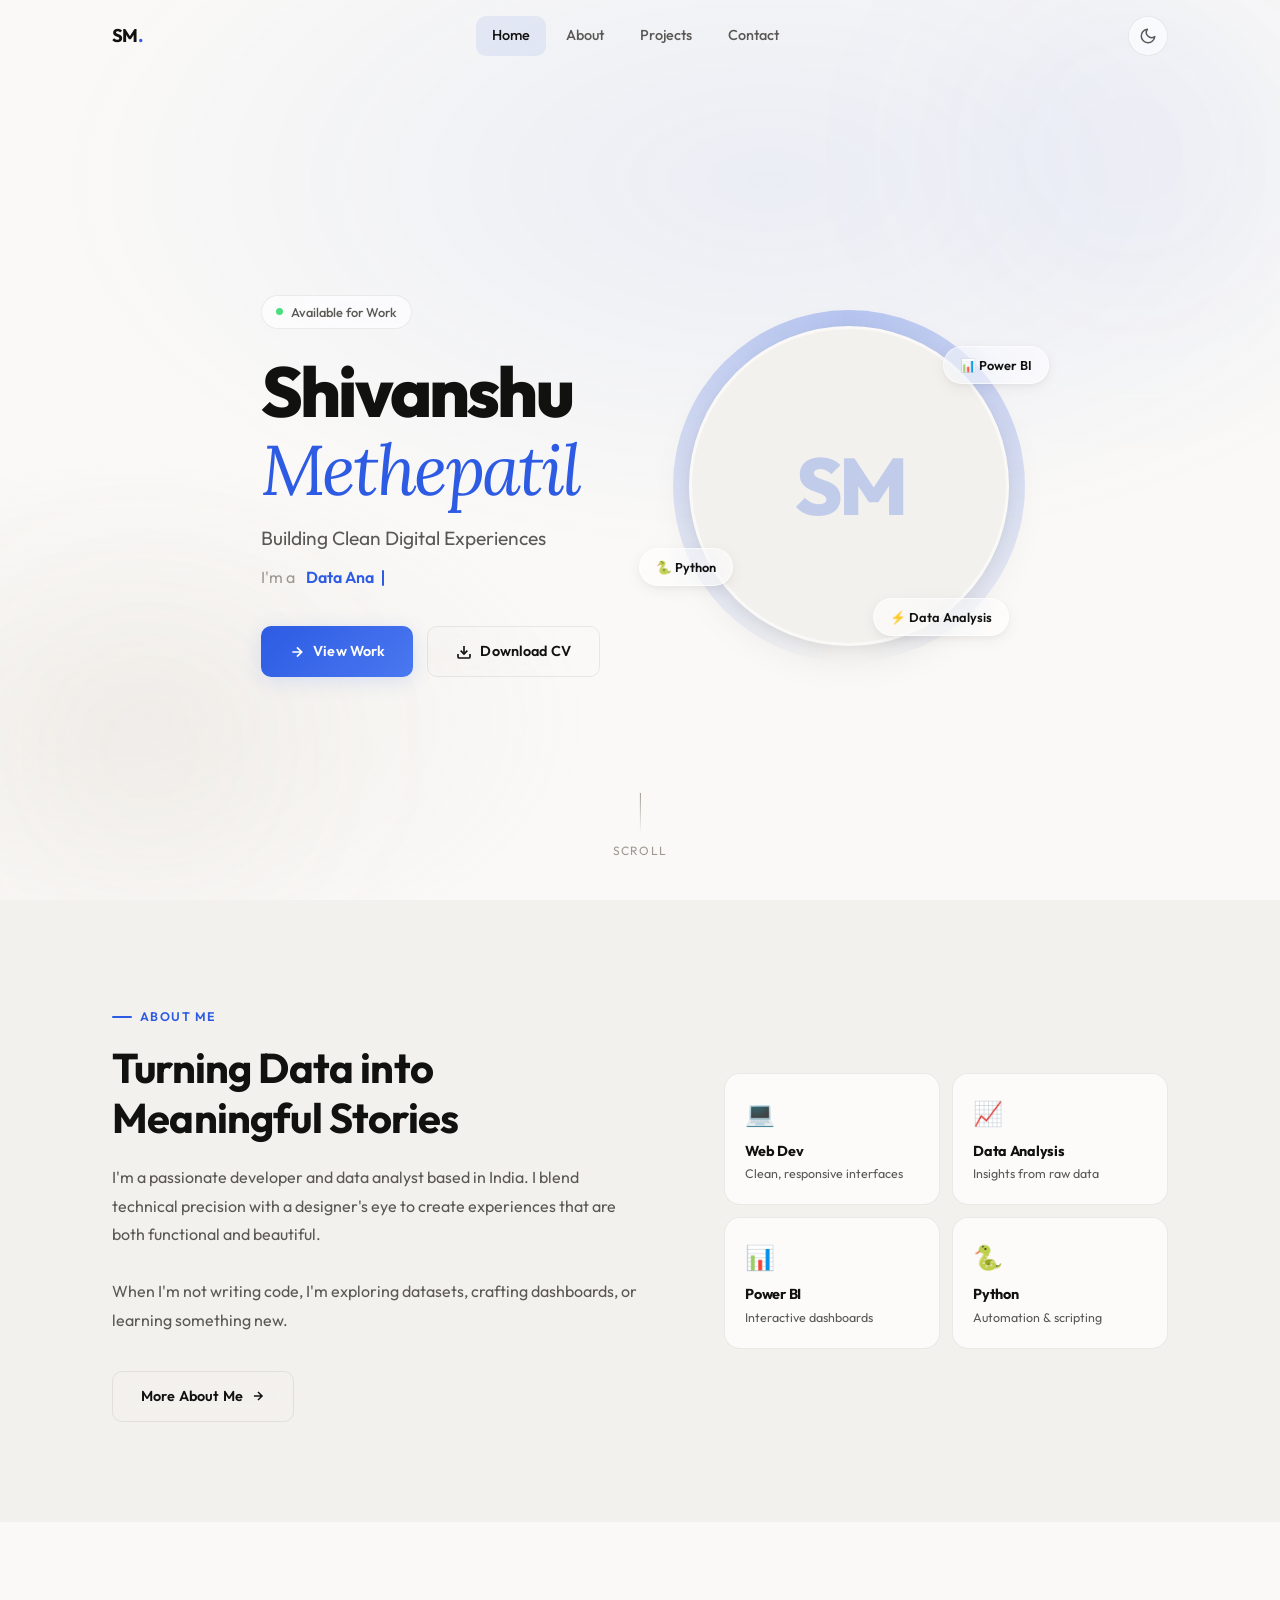
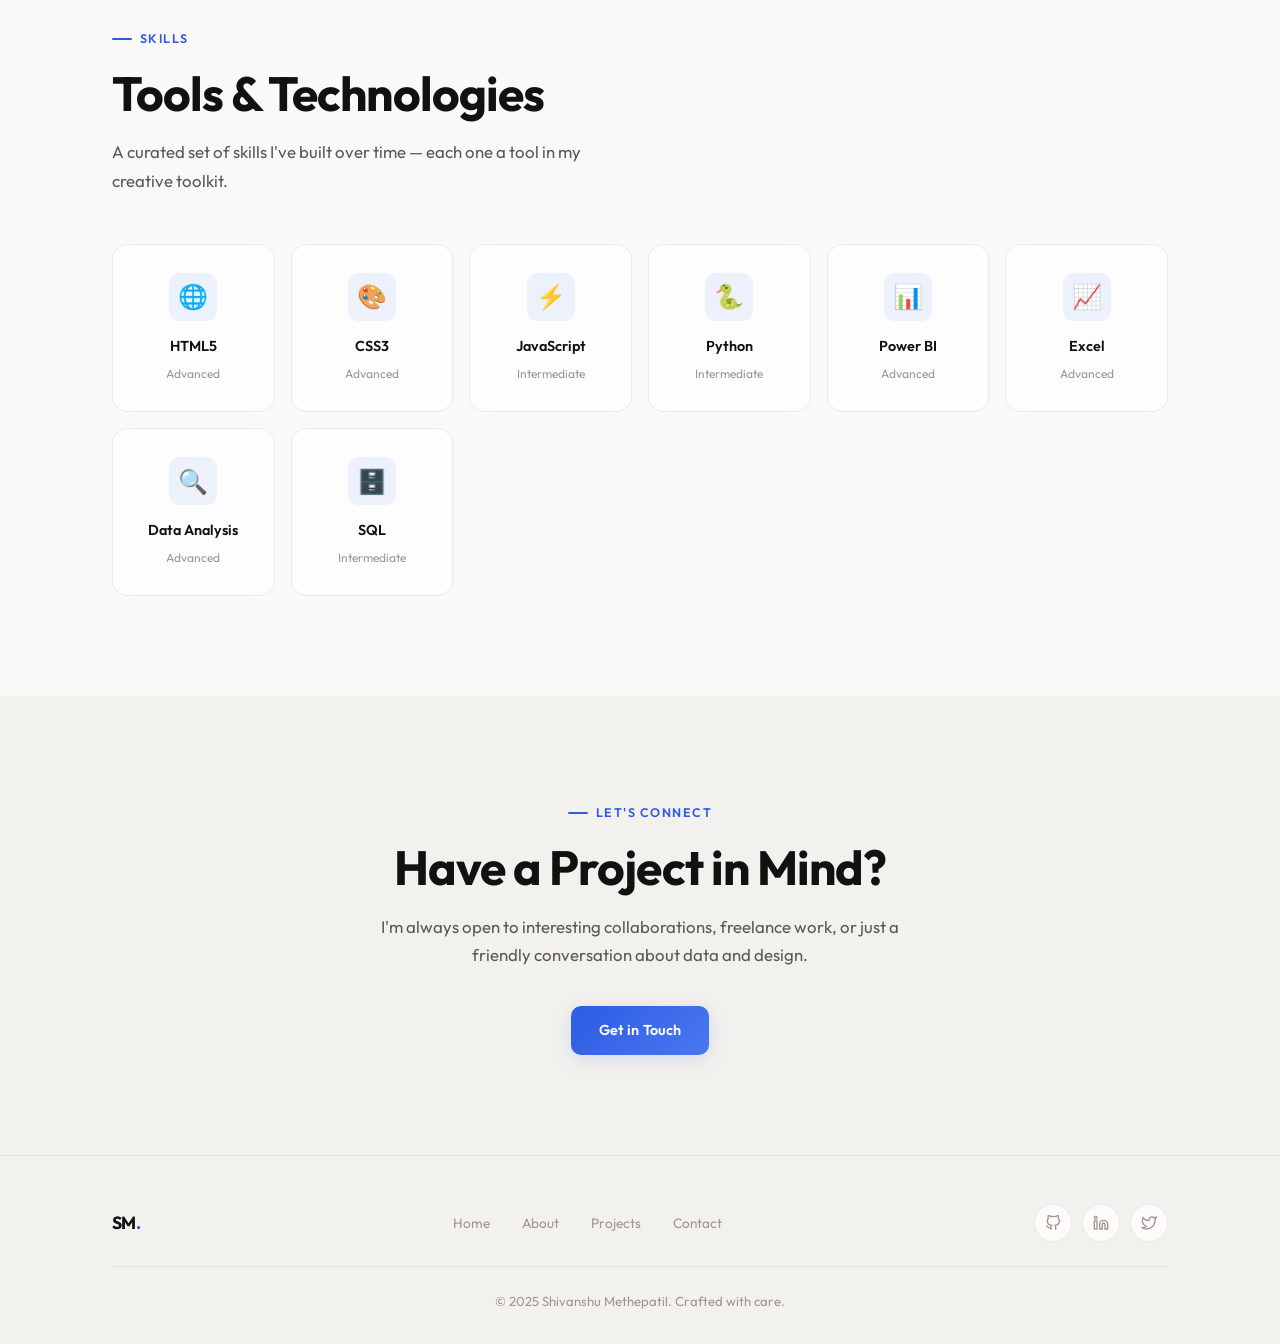
<file: index.html>
<!DOCTYPE html>
<html lang="en" data-theme="light">
<head>
  <meta charset="UTF-8" />
  <meta name="viewport" content="width=device-width, initial-scale=1.0" />
  <meta name="description" content="Shivanshu Methepatil — Data Analyst & Web Developer. Building clean digital experiences." />
  <meta name="keywords" content="Shivanshu Methepatil, portfolio, data analyst, web developer, Power BI, Python" />
  <meta property="og:title" content="Shivanshu Methepatil — Portfolio" />
  <meta property="og:description" content="Building Clean Digital Experiences" />
  <title>Shivanshu Methepatil — Portfolio</title>
  <link rel="stylesheet" href="style.css" />
  <link rel="preconnect" href="https://fonts.googleapis.com" />
  <link rel="preconnect" href="https://fonts.gstatic.com" crossorigin />
</head>
<body class="page-transition">

  <!-- ═══ NAVBAR ═══ -->
  <nav class="navbar">
    <div class="container nav-inner">
      <a href="index.html" class="nav-logo">SM<span>.</span></a>

      <ul class="nav-links">
        <li><a href="index.html">Home</a></li>
        <li><a href="about.html">About</a></li>
        <li><a href="projects.html">Projects</a></li>
        <li><a href="contact.html">Contact</a></li>
      </ul>

      <div class="nav-actions">
        <button class="theme-toggle" aria-label="Toggle theme">
          <!-- Sun icon (shown in dark mode) -->
          <svg class="icon-sun" xmlns="http://www.w3.org/2000/svg" viewBox="0 0 24 24" fill="none" stroke="currentColor" stroke-width="2" stroke-linecap="round" stroke-linejoin="round">
            <circle cx="12" cy="12" r="5"/><line x1="12" y1="1" x2="12" y2="3"/><line x1="12" y1="21" x2="12" y2="23"/><line x1="4.22" y1="4.22" x2="5.64" y2="5.64"/><line x1="18.36" y1="18.36" x2="19.78" y2="19.78"/><line x1="1" y1="12" x2="3" y2="12"/><line x1="21" y1="12" x2="23" y2="12"/><line x1="4.22" y1="19.78" x2="5.64" y2="18.36"/><line x1="18.36" y1="5.64" x2="19.78" y2="4.22"/>
          </svg>
          <!-- Moon icon (shown in light mode) -->
          <svg class="icon-moon" xmlns="http://www.w3.org/2000/svg" viewBox="0 0 24 24" fill="none" stroke="currentColor" stroke-width="2" stroke-linecap="round" stroke-linejoin="round">
            <path d="M21 12.79A9 9 0 1 1 11.21 3 7 7 0 0 0 21 12.79z"/>
          </svg>
        </button>
        <div class="hamburger" role="button" aria-label="Menu">
          <span></span><span></span><span></span>
        </div>
      </div>
    </div>
  </nav>

  <!-- Mobile Menu -->
  <div class="mobile-menu">
    <a href="index.html">Home</a>
    <a href="about.html">About</a>
    <a href="projects.html">Projects</a>
    <a href="contact.html">Contact</a>
  </div>

  <!-- ═══ HERO ═══ -->
  <section class="hero">
    <div class="hero-blob hero-blob-1"></div>
    <div class="hero-blob hero-blob-2"></div>

    <div class="container">
      <div class="hero-content">

        <!-- Left: Text -->
        <div class="hero-text">
          <div class="hero-badge">
            <span class="hero-badge-dot"></span>
            Available for Work
          </div>

          <h1 class="hero-name">
            Shivanshu<br>
            <em class="hero-name-accent">Methepatil</em>
          </h1>

          <p class="hero-tagline">Building Clean Digital Experiences</p>

          <div class="hero-typed-wrapper">
            I'm a&nbsp;<span class="hero-typed"></span><span class="cursor"></span>
          </div>

          <div class="hero-cta">
            <a href="projects.html" class="btn btn-primary">
              <svg width="16" height="16" viewBox="0 0 24 24" fill="none" stroke="currentColor" stroke-width="2.5"><path d="M5 12h14M12 5l7 7-7 7"/></svg>
              View Work
            </a>
            <a href="#" class="btn btn-secondary" download>
              <svg width="16" height="16" viewBox="0 0 24 24" fill="none" stroke="currentColor" stroke-width="2.5"><path d="M21 15v4a2 2 0 0 1-2 2H5a2 2 0 0 1-2-2v-4"/><polyline points="7 10 12 15 17 10"/><line x1="12" y1="15" x2="12" y2="3"/></svg>
              Download CV
            </a>
          </div>
        </div>

        <!-- Right: Visual -->
        <div class="hero-visual">
          <div class="hero-avatar-wrapper">
            <div class="hero-avatar-ring"></div>
            <div class="hero-avatar">
              <span class="hero-avatar-initials">SM</span>
            </div>

            <!-- Floating chips -->
            <div class="hero-chip hero-chip-1">📊 Power BI</div>
            <div class="hero-chip hero-chip-2">🐍 Python</div>
            <div class="hero-chip hero-chip-3">⚡ Data Analysis</div>
          </div>
        </div>

      </div>
    </div>

    <!-- Scroll indicator -->
    <div class="scroll-indicator">
      <div class="scroll-line"></div>
      <span>scroll</span>
    </div>
  </section>

  <!-- ═══ BRIEF ABOUT ═══ -->
  <section class="section home-about">
    <div class="container">
      <div class="home-about-grid">
        <div class="home-about-text reveal">
          <div class="section-label">About Me</div>
          <h2 class="section-title">Turning Data into<br>Meaningful Stories</h2>
          <p>I'm a passionate developer and data analyst based in India. I blend technical precision with a designer's eye to create experiences that are both functional and beautiful.</p>
          <p>When I'm not writing code, I'm exploring datasets, crafting dashboards, or learning something new.</p>
          <a href="about.html" class="btn btn-secondary" style="margin-top: 8px">
            More About Me
            <svg width="14" height="14" viewBox="0 0 24 24" fill="none" stroke="currentColor" stroke-width="2.5"><path d="M5 12h14M12 5l7 7-7 7"/></svg>
          </a>
        </div>

        <div class="home-about-visual reveal reveal-delay-2">
          <div class="about-mini-card">
            <div class="icon">💻</div>
            <h4>Web Dev</h4>
            <p>Clean, responsive interfaces</p>
          </div>
          <div class="about-mini-card">
            <div class="icon">📈</div>
            <h4>Data Analysis</h4>
            <p>Insights from raw data</p>
          </div>
          <div class="about-mini-card">
            <div class="icon">📊</div>
            <h4>Power BI</h4>
            <p>Interactive dashboards</p>
          </div>
          <div class="about-mini-card">
            <div class="icon">🐍</div>
            <h4>Python</h4>
            <p>Automation & scripting</p>
          </div>
        </div>
      </div>
    </div>
  </section>

  <!-- ═══ SKILLS SECTION ═══ -->
  <section class="section skills-section">
    <div class="container">
      <div class="reveal">
        <div class="section-label">Skills</div>
        <h2 class="section-title">Tools & Technologies</h2>
        <p class="section-subtitle">A curated set of skills I've built over time — each one a tool in my creative toolkit.</p>
      </div>

      <div class="skills-grid">
        <!-- Skill cards -->
        <div class="skill-card reveal reveal-delay-1">
          <div class="skill-icon">🌐</div>
          <div class="skill-name">HTML5</div>
          <div class="skill-level">Advanced</div>
        </div>
        <div class="skill-card reveal reveal-delay-1">
          <div class="skill-icon">🎨</div>
          <div class="skill-name">CSS3</div>
          <div class="skill-level">Advanced</div>
        </div>
        <div class="skill-card reveal reveal-delay-2">
          <div class="skill-icon">⚡</div>
          <div class="skill-name">JavaScript</div>
          <div class="skill-level">Intermediate</div>
        </div>
        <div class="skill-card reveal reveal-delay-2">
          <div class="skill-icon">🐍</div>
          <div class="skill-name">Python</div>
          <div class="skill-level">Intermediate</div>
        </div>
        <div class="skill-card reveal reveal-delay-3">
          <div class="skill-icon">📊</div>
          <div class="skill-name">Power BI</div>
          <div class="skill-level">Advanced</div>
        </div>
        <div class="skill-card reveal reveal-delay-3">
          <div class="skill-icon">📈</div>
          <div class="skill-name">Excel</div>
          <div class="skill-level">Advanced</div>
        </div>
        <div class="skill-card reveal reveal-delay-4">
          <div class="skill-icon">🔍</div>
          <div class="skill-name">Data Analysis</div>
          <div class="skill-level">Advanced</div>
        </div>
        <div class="skill-card reveal reveal-delay-4">
          <div class="skill-icon">🗄️</div>
          <div class="skill-name">SQL</div>
          <div class="skill-level">Intermediate</div>
        </div>
      </div>
    </div>
  </section>

  <!-- ═══ CTA STRIP ═══ -->
  <section class="section" style="background: var(--bg-secondary); text-align: center;">
    <div class="container reveal">
      <div class="section-label" style="justify-content: center;">Let's Connect</div>
      <h2 class="section-title">Have a Project in Mind?</h2>
      <p class="section-subtitle" style="margin: 0 auto 36px;">I'm always open to interesting collaborations, freelance work, or just a friendly conversation about data and design.</p>
      <a href="contact.html" class="btn btn-primary">Get in Touch</a>
    </div>
  </section>

  <!-- ═══ FOOTER ═══ -->
  <footer>
    <div class="container">
      <div class="footer-inner">
        <div class="footer-logo">SM<span>.</span></div>
        <ul class="footer-links">
          <li><a href="index.html">Home</a></li>
          <li><a href="about.html">About</a></li>
          <li><a href="projects.html">Projects</a></li>
          <li><a href="contact.html">Contact</a></li>
        </ul>
        <div class="social-links">
          <a href="#" class="social-btn" aria-label="GitHub">
            <svg width="16" height="16" viewBox="0 0 24 24" fill="none" stroke="currentColor" stroke-width="2"><path d="M9 19c-5 1.5-5-2.5-7-3m14 6v-3.87a3.37 3.37 0 0 0-.94-2.61c3.14-.35 6.44-1.54 6.44-7A5.44 5.44 0 0 0 20 4.77 5.07 5.07 0 0 0 19.91 1S18.73.65 16 2.48a13.38 13.38 0 0 0-7 0C6.27.65 5.09 1 5.09 1A5.07 5.07 0 0 0 5 4.77a5.44 5.44 0 0 0-1.5 3.78c0 5.42 3.3 6.61 6.44 7A3.37 3.37 0 0 0 9 18.13V22"/></svg>
          </a>
          <a href="#" class="social-btn" aria-label="LinkedIn">
            <svg width="16" height="16" viewBox="0 0 24 24" fill="none" stroke="currentColor" stroke-width="2"><path d="M16 8a6 6 0 0 1 6 6v7h-4v-7a2 2 0 0 0-2-2 2 2 0 0 0-2 2v7h-4v-7a6 6 0 0 1 6-6z"/><rect x="2" y="9" width="4" height="12"/><circle cx="4" cy="4" r="2"/></svg>
          </a>
          <a href="#" class="social-btn" aria-label="Twitter">
            <svg width="16" height="16" viewBox="0 0 24 24" fill="none" stroke="currentColor" stroke-width="2"><path d="M23 3a10.9 10.9 0 0 1-3.14 1.53 4.48 4.48 0 0 0-7.86 3v1A10.66 10.66 0 0 1 3 4s-4 9 5 13a11.64 11.64 0 0 1-7 2c9 5 20 0 20-11.5a4.5 4.5 0 0 0-.08-.83A7.72 7.72 0 0 0 23 3z"/></svg>
          </a>
        </div>
      </div>
      <p class="footer-copy">© 2025 Shivanshu Methepatil. Crafted with care.</p>
    </div>
  </footer>

  <!-- Back to Top -->
  <button class="back-to-top" aria-label="Back to top">
    <svg width="18" height="18" viewBox="0 0 24 24" fill="none" stroke="currentColor" stroke-width="2.5"><path d="M18 15l-6-6-6 6"/></svg>
  </button>

  <script src="script.js"></script>
</body>
</html>
</file>
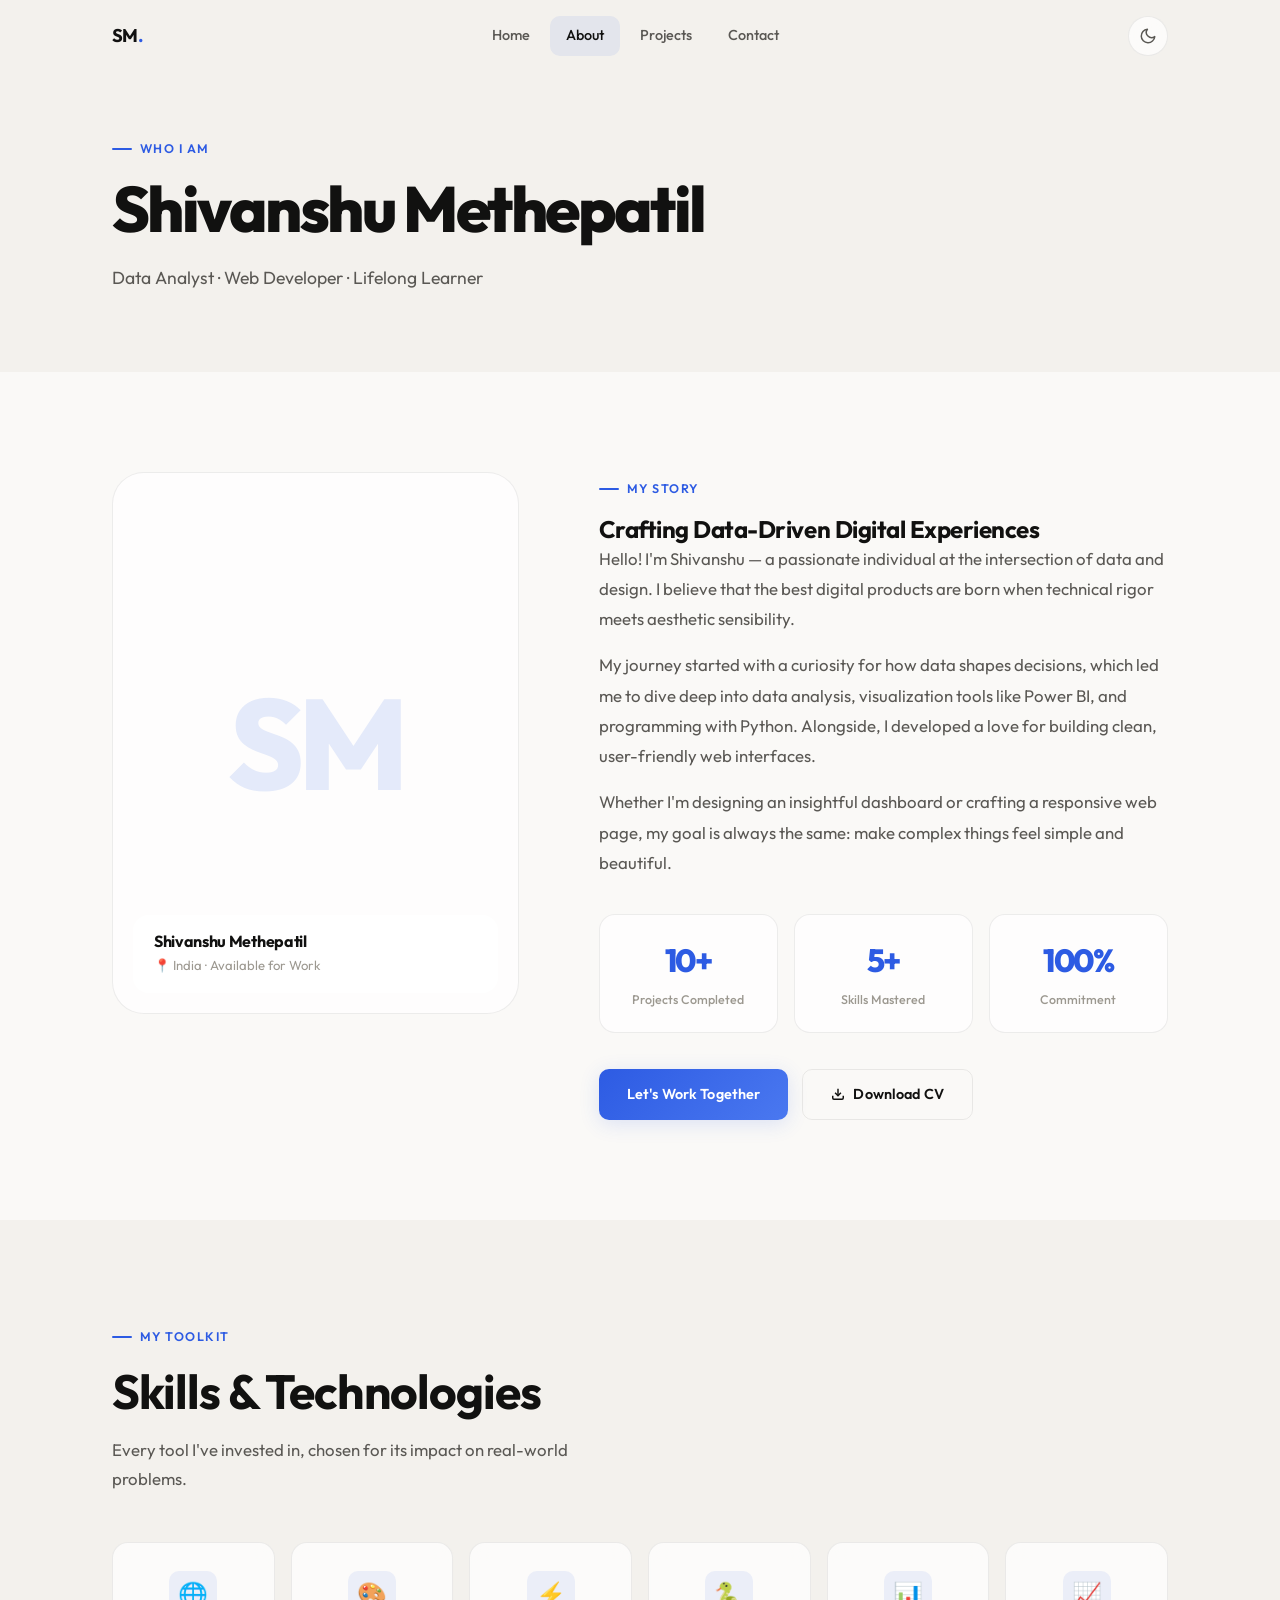
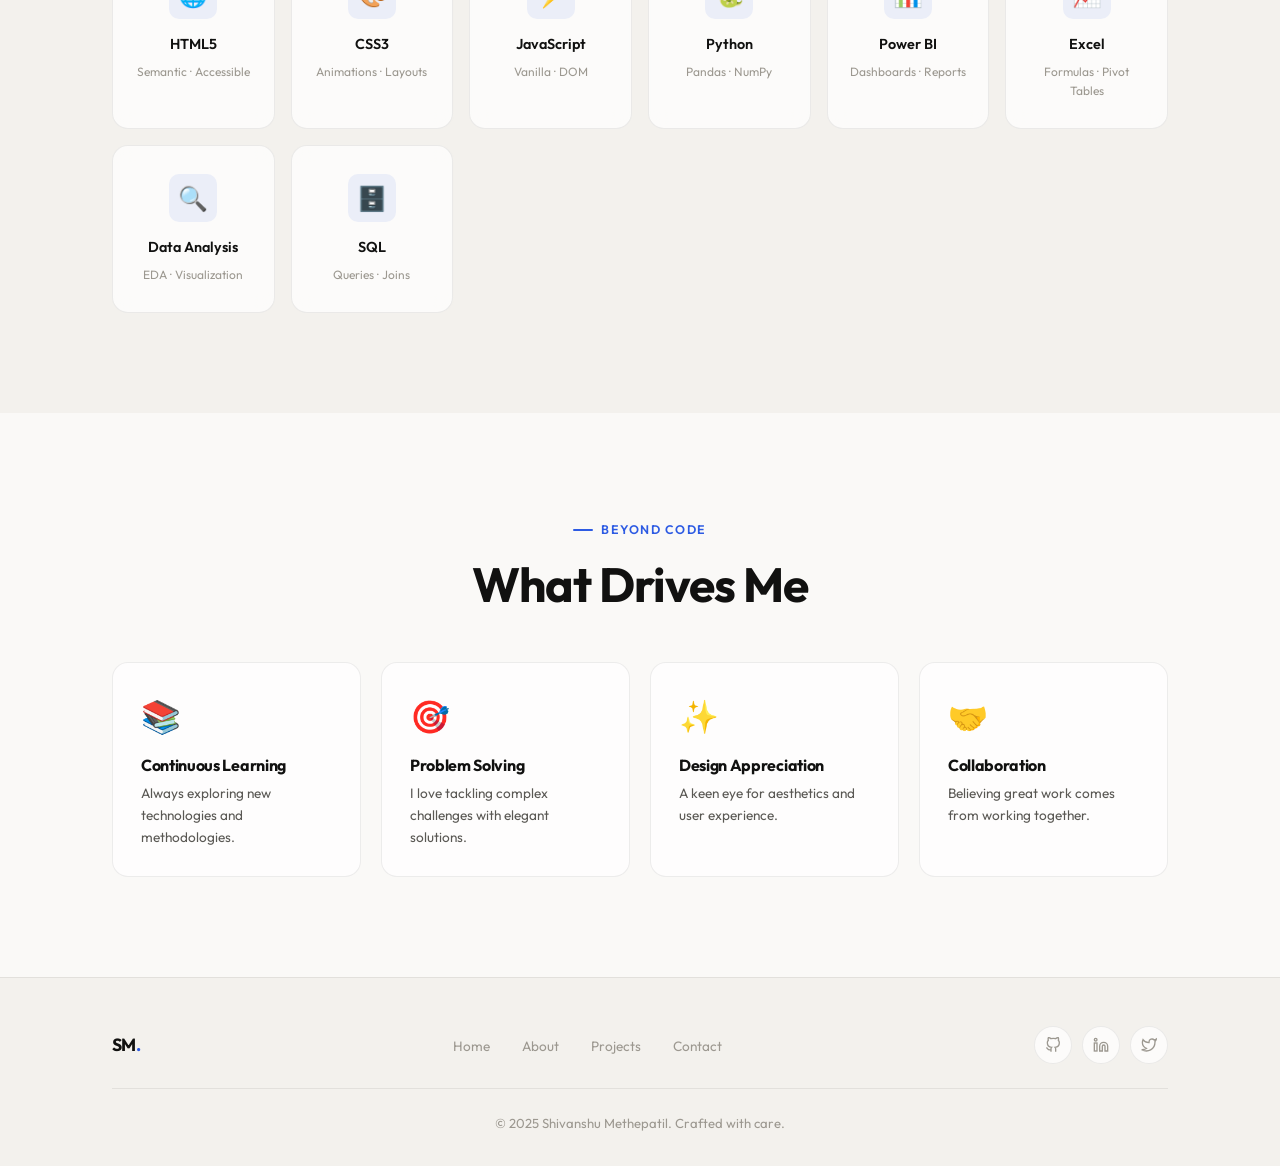
<file: about.html>
<!DOCTYPE html>
<html lang="en" data-theme="light">
<head>
  <meta charset="UTF-8" />
  <meta name="viewport" content="width=device-width, initial-scale=1.0" />
  <meta name="description" content="About Shivanshu Methepatil — Data Analyst & Web Developer." />
  <title>About — Shivanshu Methepatil</title>
  <link rel="stylesheet" href="style.css" />
  <link rel="preconnect" href="https://fonts.googleapis.com" />
</head>
<body class="page-transition">

  <!-- ═══ NAVBAR ═══ -->
  <nav class="navbar">
    <div class="container nav-inner">
      <a href="index.html" class="nav-logo">SM<span>.</span></a>
      <ul class="nav-links">
        <li><a href="index.html">Home</a></li>
        <li><a href="about.html">About</a></li>
        <li><a href="projects.html">Projects</a></li>
        <li><a href="contact.html">Contact</a></li>
      </ul>
      <div class="nav-actions">
        <button class="theme-toggle" aria-label="Toggle theme">
          <svg class="icon-sun" xmlns="http://www.w3.org/2000/svg" viewBox="0 0 24 24" fill="none" stroke="currentColor" stroke-width="2" stroke-linecap="round" stroke-linejoin="round">
            <circle cx="12" cy="12" r="5"/><line x1="12" y1="1" x2="12" y2="3"/><line x1="12" y1="21" x2="12" y2="23"/><line x1="4.22" y1="4.22" x2="5.64" y2="5.64"/><line x1="18.36" y1="18.36" x2="19.78" y2="19.78"/><line x1="1" y1="12" x2="3" y2="12"/><line x1="21" y1="12" x2="23" y2="12"/><line x1="4.22" y1="19.78" x2="5.64" y2="18.36"/><line x1="18.36" y1="5.64" x2="19.78" y2="4.22"/>
          </svg>
          <svg class="icon-moon" xmlns="http://www.w3.org/2000/svg" viewBox="0 0 24 24" fill="none" stroke="currentColor" stroke-width="2" stroke-linecap="round" stroke-linejoin="round">
            <path d="M21 12.79A9 9 0 1 1 11.21 3 7 7 0 0 0 21 12.79z"/>
          </svg>
        </button>
        <div class="hamburger" role="button" aria-label="Menu">
          <span></span><span></span><span></span>
        </div>
      </div>
    </div>
  </nav>

  <div class="mobile-menu">
    <a href="index.html">Home</a>
    <a href="about.html">About</a>
    <a href="projects.html">Projects</a>
    <a href="contact.html">Contact</a>
  </div>

  <!-- ═══ ABOUT HERO ═══ -->
  <section class="about-hero">
    <div class="container">
      <div class="section-label" style="margin-bottom: 12px;">Who I Am</div>
      <h1 style="font-size: clamp(2.4rem, 5vw, 4rem); font-weight: 800; letter-spacing: -0.04em; margin-bottom: 16px;">Shivanshu Methepatil</h1>
      <p style="font-size: 1.1rem; color: var(--text-secondary); max-width: 560px;">Data Analyst · Web Developer · Lifelong Learner</p>
    </div>
  </section>

  <!-- ═══ ABOUT INTRO ═══ -->
  <section class="section">
    <div class="container">
      <div class="about-intro">

        <!-- Avatar -->
        <div class="about-avatar reveal">
          <div class="about-avatar-inner">SM</div>
          <div class="about-avatar-tag">
            <h4>Shivanshu Methepatil</h4>
            <p>📍 India · Available for Work</p>
          </div>
        </div>

        <!-- Bio -->
        <div class="about-bio reveal reveal-delay-2">
          <div class="section-label">My Story</div>
          <h2>Crafting Data-Driven Digital Experiences</h2>
          <p>Hello! I'm Shivanshu — a passionate individual at the intersection of data and design. I believe that the best digital products are born when technical rigor meets aesthetic sensibility.</p>
          <p>My journey started with a curiosity for how data shapes decisions, which led me to dive deep into data analysis, visualization tools like Power BI, and programming with Python. Alongside, I developed a love for building clean, user-friendly web interfaces.</p>
          <p>Whether I'm designing an insightful dashboard or crafting a responsive web page, my goal is always the same: make complex things feel simple and beautiful.</p>

          <!-- Stats -->
          <div class="about-stats">
            <div class="stat-card reveal">
              <span class="stat-number">10+</span>
              <span class="stat-label">Projects Completed</span>
            </div>
            <div class="stat-card reveal reveal-delay-1">
              <span class="stat-number">5+</span>
              <span class="stat-label">Skills Mastered</span>
            </div>
            <div class="stat-card reveal reveal-delay-2">
              <span class="stat-number">100%</span>
              <span class="stat-label">Commitment</span>
            </div>
          </div>

          <div style="display:flex;gap:14px;flex-wrap:wrap;">
            <a href="contact.html" class="btn btn-primary">Let's Work Together</a>
            <a href="#" class="btn btn-secondary" download>
              <svg width="14" height="14" viewBox="0 0 24 24" fill="none" stroke="currentColor" stroke-width="2.5"><path d="M21 15v4a2 2 0 0 1-2 2H5a2 2 0 0 1-2-2v-4"/><polyline points="7 10 12 15 17 10"/><line x1="12" y1="15" x2="12" y2="3"/></svg>
              Download CV
            </a>
          </div>
        </div>
      </div>
    </div>
  </section>

  <!-- ═══ SKILLS ═══ -->
  <section class="section skills-section" style="background: var(--bg-secondary);">
    <div class="container">
      <div class="reveal">
        <div class="section-label">My Toolkit</div>
        <h2 class="section-title">Skills & Technologies</h2>
        <p class="section-subtitle">Every tool I've invested in, chosen for its impact on real-world problems.</p>
      </div>
      <div class="skills-grid">
        <div class="skill-card reveal reveal-delay-1">
          <div class="skill-icon">🌐</div>
          <div class="skill-name">HTML5</div>
          <div class="skill-level">Semantic · Accessible</div>
        </div>
        <div class="skill-card reveal reveal-delay-1">
          <div class="skill-icon">🎨</div>
          <div class="skill-name">CSS3</div>
          <div class="skill-level">Animations · Layouts</div>
        </div>
        <div class="skill-card reveal reveal-delay-2">
          <div class="skill-icon">⚡</div>
          <div class="skill-name">JavaScript</div>
          <div class="skill-level">Vanilla · DOM</div>
        </div>
        <div class="skill-card reveal reveal-delay-2">
          <div class="skill-icon">🐍</div>
          <div class="skill-name">Python</div>
          <div class="skill-level">Pandas · NumPy</div>
        </div>
        <div class="skill-card reveal reveal-delay-3">
          <div class="skill-icon">📊</div>
          <div class="skill-name">Power BI</div>
          <div class="skill-level">Dashboards · Reports</div>
        </div>
        <div class="skill-card reveal reveal-delay-3">
          <div class="skill-icon">📈</div>
          <div class="skill-name">Excel</div>
          <div class="skill-level">Formulas · Pivot Tables</div>
        </div>
        <div class="skill-card reveal reveal-delay-4">
          <div class="skill-icon">🔍</div>
          <div class="skill-name">Data Analysis</div>
          <div class="skill-level">EDA · Visualization</div>
        </div>
        <div class="skill-card reveal reveal-delay-4">
          <div class="skill-icon">🗄️</div>
          <div class="skill-name">SQL</div>
          <div class="skill-level">Queries · Joins</div>
        </div>
      </div>
    </div>
  </section>

  <!-- ═══ INTERESTS ═══ -->
  <section class="section">
    <div class="container">
      <div class="reveal" style="text-align:center;margin-bottom:48px;">
        <div class="section-label" style="justify-content:center;">Beyond Code</div>
        <h2 class="section-title">What Drives Me</h2>
      </div>
      <div style="display:grid;grid-template-columns:repeat(auto-fill,minmax(220px,1fr));gap:20px;">
        <div class="about-mini-card reveal reveal-delay-1" style="padding:28px;">
          <div class="icon" style="font-size:2rem;margin-bottom:14px;">📚</div>
          <h4 style="font-size:1rem;font-weight:700;margin-bottom:8px;">Continuous Learning</h4>
          <p style="font-size:0.85rem;">Always exploring new technologies and methodologies.</p>
        </div>
        <div class="about-mini-card reveal reveal-delay-2" style="padding:28px;">
          <div class="icon" style="font-size:2rem;margin-bottom:14px;">🎯</div>
          <h4 style="font-size:1rem;font-weight:700;margin-bottom:8px;">Problem Solving</h4>
          <p style="font-size:0.85rem;">I love tackling complex challenges with elegant solutions.</p>
        </div>
        <div class="about-mini-card reveal reveal-delay-3" style="padding:28px;">
          <div class="icon" style="font-size:2rem;margin-bottom:14px;">✨</div>
          <h4 style="font-size:1rem;font-weight:700;margin-bottom:8px;">Design Appreciation</h4>
          <p style="font-size:0.85rem;">A keen eye for aesthetics and user experience.</p>
        </div>
        <div class="about-mini-card reveal reveal-delay-4" style="padding:28px;">
          <div class="icon" style="font-size:2rem;margin-bottom:14px;">🤝</div>
          <h4 style="font-size:1rem;font-weight:700;margin-bottom:8px;">Collaboration</h4>
          <p style="font-size:0.85rem;">Believing great work comes from working together.</p>
        </div>
      </div>
    </div>
  </section>

  <!-- ═══ FOOTER ═══ -->
  <footer>
    <div class="container">
      <div class="footer-inner">
        <div class="footer-logo">SM<span>.</span></div>
        <ul class="footer-links">
          <li><a href="index.html">Home</a></li>
          <li><a href="about.html">About</a></li>
          <li><a href="projects.html">Projects</a></li>
          <li><a href="contact.html">Contact</a></li>
        </ul>
        <div class="social-links">
          <a href="#" class="social-btn" aria-label="GitHub">
            <svg width="16" height="16" viewBox="0 0 24 24" fill="none" stroke="currentColor" stroke-width="2"><path d="M9 19c-5 1.5-5-2.5-7-3m14 6v-3.87a3.37 3.37 0 0 0-.94-2.61c3.14-.35 6.44-1.54 6.44-7A5.44 5.44 0 0 0 20 4.77 5.07 5.07 0 0 0 19.91 1S18.73.65 16 2.48a13.38 13.38 0 0 0-7 0C6.27.65 5.09 1 5.09 1A5.07 5.07 0 0 0 5 4.77a5.44 5.44 0 0 0-1.5 3.78c0 5.42 3.3 6.61 6.44 7A3.37 3.37 0 0 0 9 18.13V22"/></svg>
          </a>
          <a href="#" class="social-btn" aria-label="LinkedIn">
            <svg width="16" height="16" viewBox="0 0 24 24" fill="none" stroke="currentColor" stroke-width="2"><path d="M16 8a6 6 0 0 1 6 6v7h-4v-7a2 2 0 0 0-2-2 2 2 0 0 0-2 2v7h-4v-7a6 6 0 0 1 6-6z"/><rect x="2" y="9" width="4" height="12"/><circle cx="4" cy="4" r="2"/></svg>
          </a>
          <a href="#" class="social-btn" aria-label="Twitter">
            <svg width="16" height="16" viewBox="0 0 24 24" fill="none" stroke="currentColor" stroke-width="2"><path d="M23 3a10.9 10.9 0 0 1-3.14 1.53 4.48 4.48 0 0 0-7.86 3v1A10.66 10.66 0 0 1 3 4s-4 9 5 13a11.64 11.64 0 0 1-7 2c9 5 20 0 20-11.5a4.5 4.5 0 0 0-.08-.83A7.72 7.72 0 0 0 23 3z"/></svg>
          </a>
        </div>
      </div>
      <p class="footer-copy">© 2025 Shivanshu Methepatil. Crafted with care.</p>
    </div>
  </footer>

  <button class="back-to-top" aria-label="Back to top">
    <svg width="18" height="18" viewBox="0 0 24 24" fill="none" stroke="currentColor" stroke-width="2.5"><path d="M18 15l-6-6-6 6"/></svg>
  </button>

  <script src="script.js"></script>
</body>
</html>
</file>
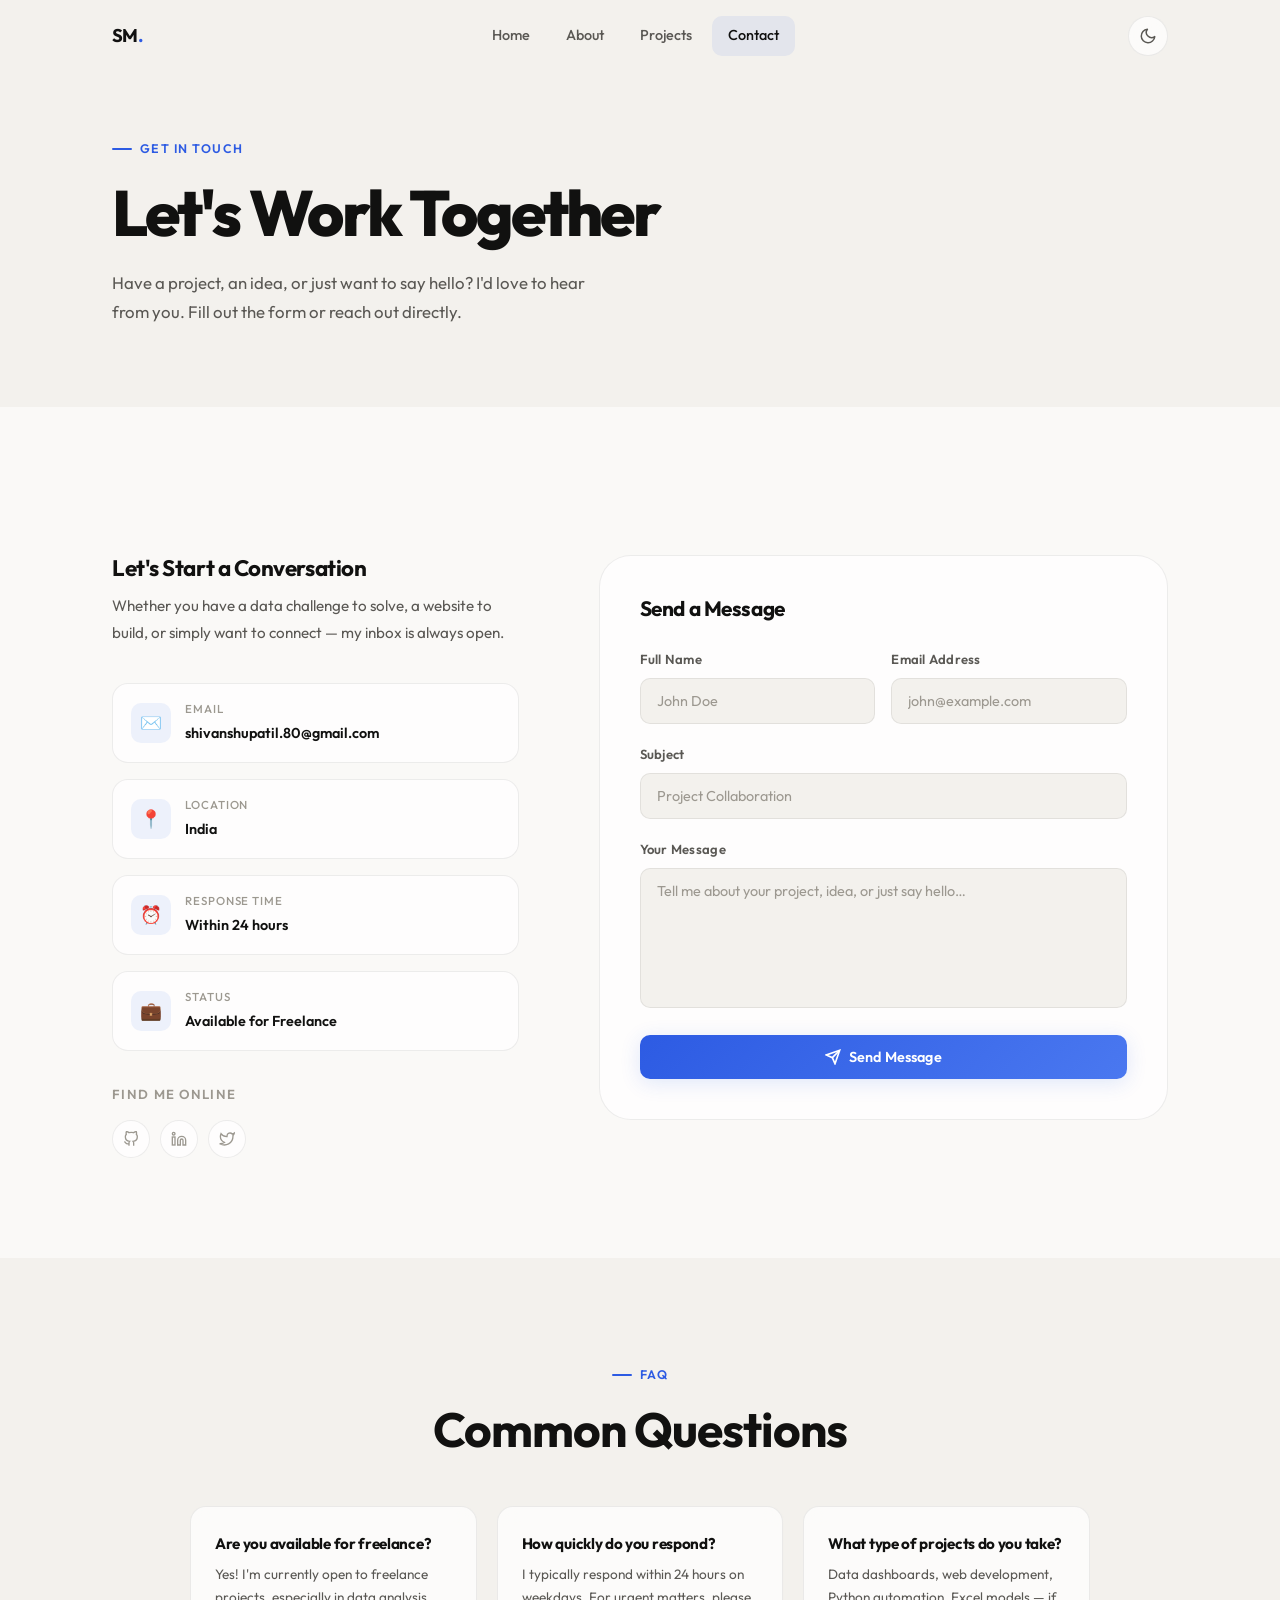
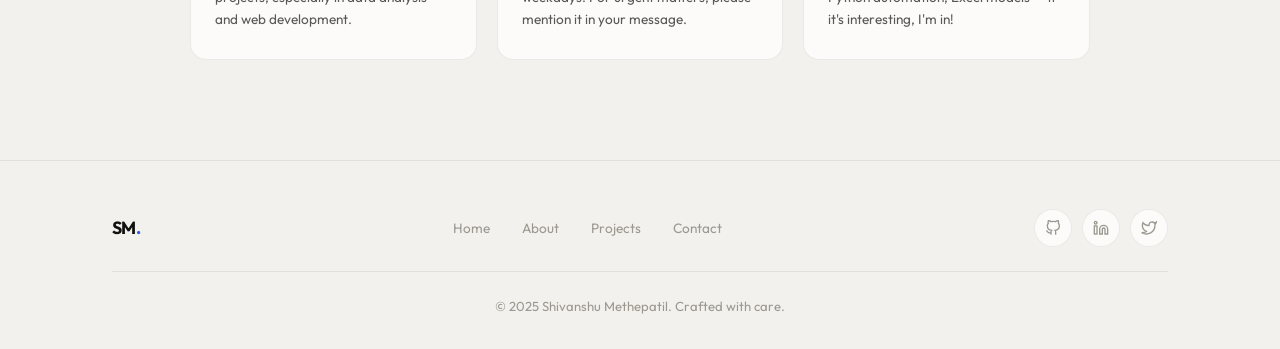
<file: contact.html>
<!DOCTYPE html>
<html lang="en" data-theme="light">
<head>
  <meta charset="UTF-8" />
  <meta name="viewport" content="width=device-width, initial-scale=1.0" />
  <meta name="description" content="Contact Shivanshu Methepatil — Let's build something great together." />
  <title>Contact — Shivanshu Methepatil</title>
  <link rel="stylesheet" href="style.css" />
  <link rel="preconnect" href="https://fonts.googleapis.com" />
</head>
<body class="page-transition">

  <!-- ═══ NAVBAR ═══ -->
  <nav class="navbar">
    <div class="container nav-inner">
      <a href="index.html" class="nav-logo">SM<span>.</span></a>
      <ul class="nav-links">
        <li><a href="index.html">Home</a></li>
        <li><a href="about.html">About</a></li>
        <li><a href="projects.html">Projects</a></li>
        <li><a href="contact.html">Contact</a></li>
      </ul>
      <div class="nav-actions">
        <button class="theme-toggle" aria-label="Toggle theme">
          <svg class="icon-sun" xmlns="http://www.w3.org/2000/svg" viewBox="0 0 24 24" fill="none" stroke="currentColor" stroke-width="2" stroke-linecap="round" stroke-linejoin="round">
            <circle cx="12" cy="12" r="5"/><line x1="12" y1="1" x2="12" y2="3"/><line x1="12" y1="21" x2="12" y2="23"/><line x1="4.22" y1="4.22" x2="5.64" y2="5.64"/><line x1="18.36" y1="18.36" x2="19.78" y2="19.78"/><line x1="1" y1="12" x2="3" y2="12"/><line x1="21" y1="12" x2="23" y2="12"/><line x1="4.22" y1="19.78" x2="5.64" y2="18.36"/><line x1="18.36" y1="5.64" x2="19.78" y2="4.22"/>
          </svg>
          <svg class="icon-moon" xmlns="http://www.w3.org/2000/svg" viewBox="0 0 24 24" fill="none" stroke="currentColor" stroke-width="2" stroke-linecap="round" stroke-linejoin="round">
            <path d="M21 12.79A9 9 0 1 1 11.21 3 7 7 0 0 0 21 12.79z"/>
          </svg>
        </button>
        <div class="hamburger" role="button" aria-label="Menu">
          <span></span><span></span><span></span>
        </div>
      </div>
    </div>
  </nav>

  <div class="mobile-menu">
    <a href="index.html">Home</a>
    <a href="about.html">About</a>
    <a href="projects.html">Projects</a>
    <a href="contact.html">Contact</a>
  </div>

  <!-- ═══ CONTACT HERO ═══ -->
  <section class="contact-hero">
    <div class="container">
      <div class="section-label">Get In Touch</div>
      <h1 style="font-size: clamp(2.4rem, 5vw, 4rem); font-weight: 800; letter-spacing: -0.04em; margin-bottom: 16px;">Let's Work Together</h1>
      <p style="font-size: 1.05rem; color: var(--text-secondary); max-width: 500px; line-height: 1.75;">Have a project, an idea, or just want to say hello? I'd love to hear from you. Fill out the form or reach out directly.</p>
    </div>
  </section>

  <!-- ═══ CONTACT BODY ═══ -->
  <section class="section">
    <div class="container">
      <div class="contact-layout">

        <!-- Left: Info -->
        <div class="contact-info reveal">
          <h3>Let's Start a Conversation</h3>
          <p>Whether you have a data challenge to solve, a website to build, or simply want to connect — my inbox is always open.</p>

          <div class="contact-items">
            <div class="contact-item">
              <div class="contact-item-icon">✉️</div>
              <div class="contact-item-text">
                <small>Email</small>
                <span>shivanshupatil.80@gmail.com</span>
              </div>
            </div>
            <div class="contact-item">
              <div class="contact-item-icon">📍</div>
              <div class="contact-item-text">
                <small>Location</small>
                <span>India</span>
              </div>
            </div>
            <div class="contact-item">
              <div class="contact-item-icon">⏰</div>
              <div class="contact-item-text">
                <small>Response Time</small>
                <span>Within 24 hours</span>
              </div>
            </div>
            <div class="contact-item">
              <div class="contact-item-icon">💼</div>
              <div class="contact-item-text">
                <small>Status</small>
                <span>Available for Freelance</span>
              </div>
            </div>
          </div>

          <!-- Social Links -->
          <div style="margin-top: 32px;">
            <p style="font-size:0.82rem;font-weight:600;color:var(--text-muted);text-transform:uppercase;letter-spacing:0.1em;margin-bottom:14px;">Find Me Online</p>
            <div class="social-links">
              <a href="#" class="social-btn" aria-label="GitHub">
                <svg width="16" height="16" viewBox="0 0 24 24" fill="none" stroke="currentColor" stroke-width="2"><path d="M9 19c-5 1.5-5-2.5-7-3m14 6v-3.87a3.37 3.37 0 0 0-.94-2.61c3.14-.35 6.44-1.54 6.44-7A5.44 5.44 0 0 0 20 4.77 5.07 5.07 0 0 0 19.91 1S18.73.65 16 2.48a13.38 13.38 0 0 0-7 0C6.27.65 5.09 1 5.09 1A5.07 5.07 0 0 0 5 4.77a5.44 5.44 0 0 0-1.5 3.78c0 5.42 3.3 6.61 6.44 7A3.37 3.37 0 0 0 9 18.13V22"/></svg>
              </a>
              <a href="#" class="social-btn" aria-label="LinkedIn">
                <svg width="16" height="16" viewBox="0 0 24 24" fill="none" stroke="currentColor" stroke-width="2"><path d="M16 8a6 6 0 0 1 6 6v7h-4v-7a2 2 0 0 0-2-2 2 2 0 0 0-2 2v7h-4v-7a6 6 0 0 1 6-6z"/><rect x="2" y="9" width="4" height="12"/><circle cx="4" cy="4" r="2"/></svg>
              </a>
              <a href="#" class="social-btn" aria-label="Twitter">
                <svg width="16" height="16" viewBox="0 0 24 24" fill="none" stroke="currentColor" stroke-width="2"><path d="M23 3a10.9 10.9 0 0 1-3.14 1.53 4.48 4.48 0 0 0-7.86 3v1A10.66 10.66 0 0 1 3 4s-4 9 5 13a11.64 11.64 0 0 1-7 2c9 5 20 0 20-11.5a4.5 4.5 0 0 0-.08-.83A7.72 7.72 0 0 0 23 3z"/></svg>
              </a>
            </div>
          </div>
        </div>

        <!-- Right: Form -->
        <div class="reveal reveal-delay-2">
          <div class="contact-form-wrap">
            <h3 style="font-size: 1.3rem; margin-bottom: 28px;">Send a Message</h3>

            <form class="contact-form" novalidate>
              <div class="form-row">
                <div class="form-group">
                  <label class="form-label" for="name">Full Name</label>
                  <input type="text" id="name" class="form-input" placeholder="John Doe" required />
                </div>
                <div class="form-group">
                  <label class="form-label" for="email">Email Address</label>
                  <input type="email" id="email" class="form-input" placeholder="john@example.com" required />
                </div>
              </div>

              <div class="form-group">
                <label class="form-label" for="subject">Subject</label>
                <input type="text" id="subject" class="form-input" placeholder="Project Collaboration" />
              </div>

              <div class="form-group">
                <label class="form-label" for="message">Your Message</label>
                <textarea id="message" class="form-textarea" placeholder="Tell me about your project, idea, or just say hello…" required></textarea>
              </div>

              <button type="submit" class="btn btn-primary" style="width:100%;justify-content:center;">
                <svg width="16" height="16" viewBox="0 0 24 24" fill="none" stroke="currentColor" stroke-width="2.5"><line x1="22" y1="2" x2="11" y2="13"/><polygon points="22 2 15 22 11 13 2 9 22 2"/></svg>
                Send Message
              </button>
            </form>

            <div class="form-success"></div>
          </div>
        </div>
      </div>
    </div>
  </section>

  <!-- ═══ FAQ STRIP ═══ -->
  <section class="section" style="background: var(--bg-secondary);">
    <div class="container">
      <div class="reveal" style="text-align:center;margin-bottom:48px;">
        <div class="section-label" style="justify-content:center;">FAQ</div>
        <h2 class="section-title">Common Questions</h2>
      </div>
      <div style="display:grid;grid-template-columns:repeat(auto-fill,minmax(280px,1fr));gap:20px;max-width:900px;margin:0 auto;">
        <div class="about-mini-card reveal" style="padding:28px 24px;">
          <h4 style="font-weight:700;margin-bottom:10px;font-size:0.95rem;">Are you available for freelance?</h4>
          <p style="font-size:0.85rem;line-height:1.65;">Yes! I'm currently open to freelance projects, especially in data analysis and web development.</p>
        </div>
        <div class="about-mini-card reveal reveal-delay-1" style="padding:28px 24px;">
          <h4 style="font-weight:700;margin-bottom:10px;font-size:0.95rem;">How quickly do you respond?</h4>
          <p style="font-size:0.85rem;line-height:1.65;">I typically respond within 24 hours on weekdays. For urgent matters, please mention it in your message.</p>
        </div>
        <div class="about-mini-card reveal reveal-delay-2" style="padding:28px 24px;">
          <h4 style="font-weight:700;margin-bottom:10px;font-size:0.95rem;">What type of projects do you take?</h4>
          <p style="font-size:0.85rem;line-height:1.65;">Data dashboards, web development, Python automation, Excel models — if it's interesting, I'm in!</p>
        </div>
      </div>
    </div>
  </section>

  <!-- ═══ FOOTER ═══ -->
  <footer>
    <div class="container">
      <div class="footer-inner">
        <div class="footer-logo">SM<span>.</span></div>
        <ul class="footer-links">
          <li><a href="index.html">Home</a></li>
          <li><a href="about.html">About</a></li>
          <li><a href="projects.html">Projects</a></li>
          <li><a href="contact.html">Contact</a></li>
        </ul>
        <div class="social-links">
          <a href="#" class="social-btn" aria-label="GitHub">
            <svg width="16" height="16" viewBox="0 0 24 24" fill="none" stroke="currentColor" stroke-width="2"><path d="M9 19c-5 1.5-5-2.5-7-3m14 6v-3.87a3.37 3.37 0 0 0-.94-2.61c3.14-.35 6.44-1.54 6.44-7A5.44 5.44 0 0 0 20 4.77 5.07 5.07 0 0 0 19.91 1S18.73.65 16 2.48a13.38 13.38 0 0 0-7 0C6.27.65 5.09 1 5.09 1A5.07 5.07 0 0 0 5 4.77a5.44 5.44 0 0 0-1.5 3.78c0 5.42 3.3 6.61 6.44 7A3.37 3.37 0 0 0 9 18.13V22"/></svg>
          </a>
          <a href="#" class="social-btn" aria-label="LinkedIn">
            <svg width="16" height="16" viewBox="0 0 24 24" fill="none" stroke="currentColor" stroke-width="2"><path d="M16 8a6 6 0 0 1 6 6v7h-4v-7a2 2 0 0 0-2-2 2 2 0 0 0-2 2v7h-4v-7a6 6 0 0 1 6-6z"/><rect x="2" y="9" width="4" height="12"/><circle cx="4" cy="4" r="2"/></svg>
          </a>
          <a href="#" class="social-btn" aria-label="Twitter">
            <svg width="16" height="16" viewBox="0 0 24 24" fill="none" stroke="currentColor" stroke-width="2"><path d="M23 3a10.9 10.9 0 0 1-3.14 1.53 4.48 4.48 0 0 0-7.86 3v1A10.66 10.66 0 0 1 3 4s-4 9 5 13a11.64 11.64 0 0 1-7 2c9 5 20 0 20-11.5a4.5 4.5 0 0 0-.08-.83A7.72 7.72 0 0 0 23 3z"/></svg>
          </a>
        </div>
      </div>
      <p class="footer-copy">© 2025 Shivanshu Methepatil. Crafted with care.</p>
    </div>
  </footer>

  <button class="back-to-top" aria-label="Back to top">
    <svg width="18" height="18" viewBox="0 0 24 24" fill="none" stroke="currentColor" stroke-width="2.5"><path d="M18 15l-6-6-6 6"/></svg>
  </button>

  <script src="script.js"></script>
</body>
</html>
</file>
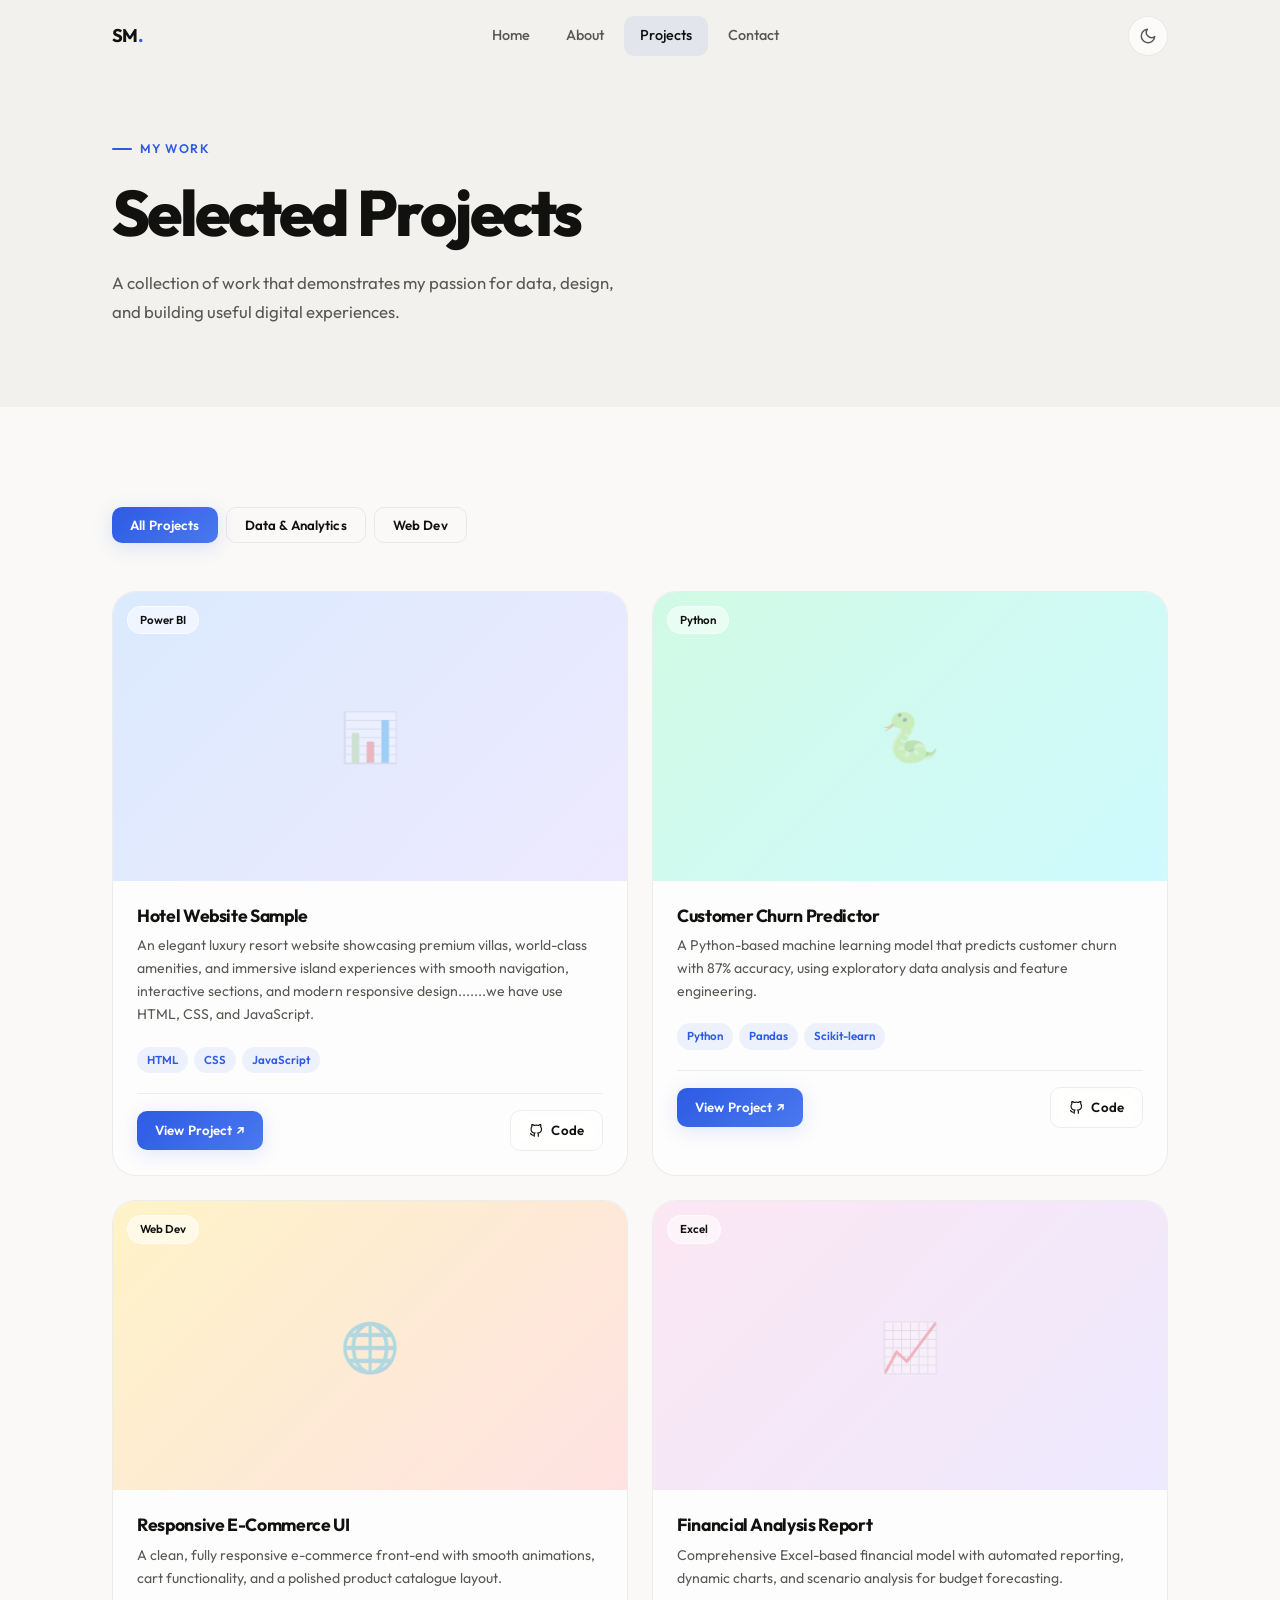
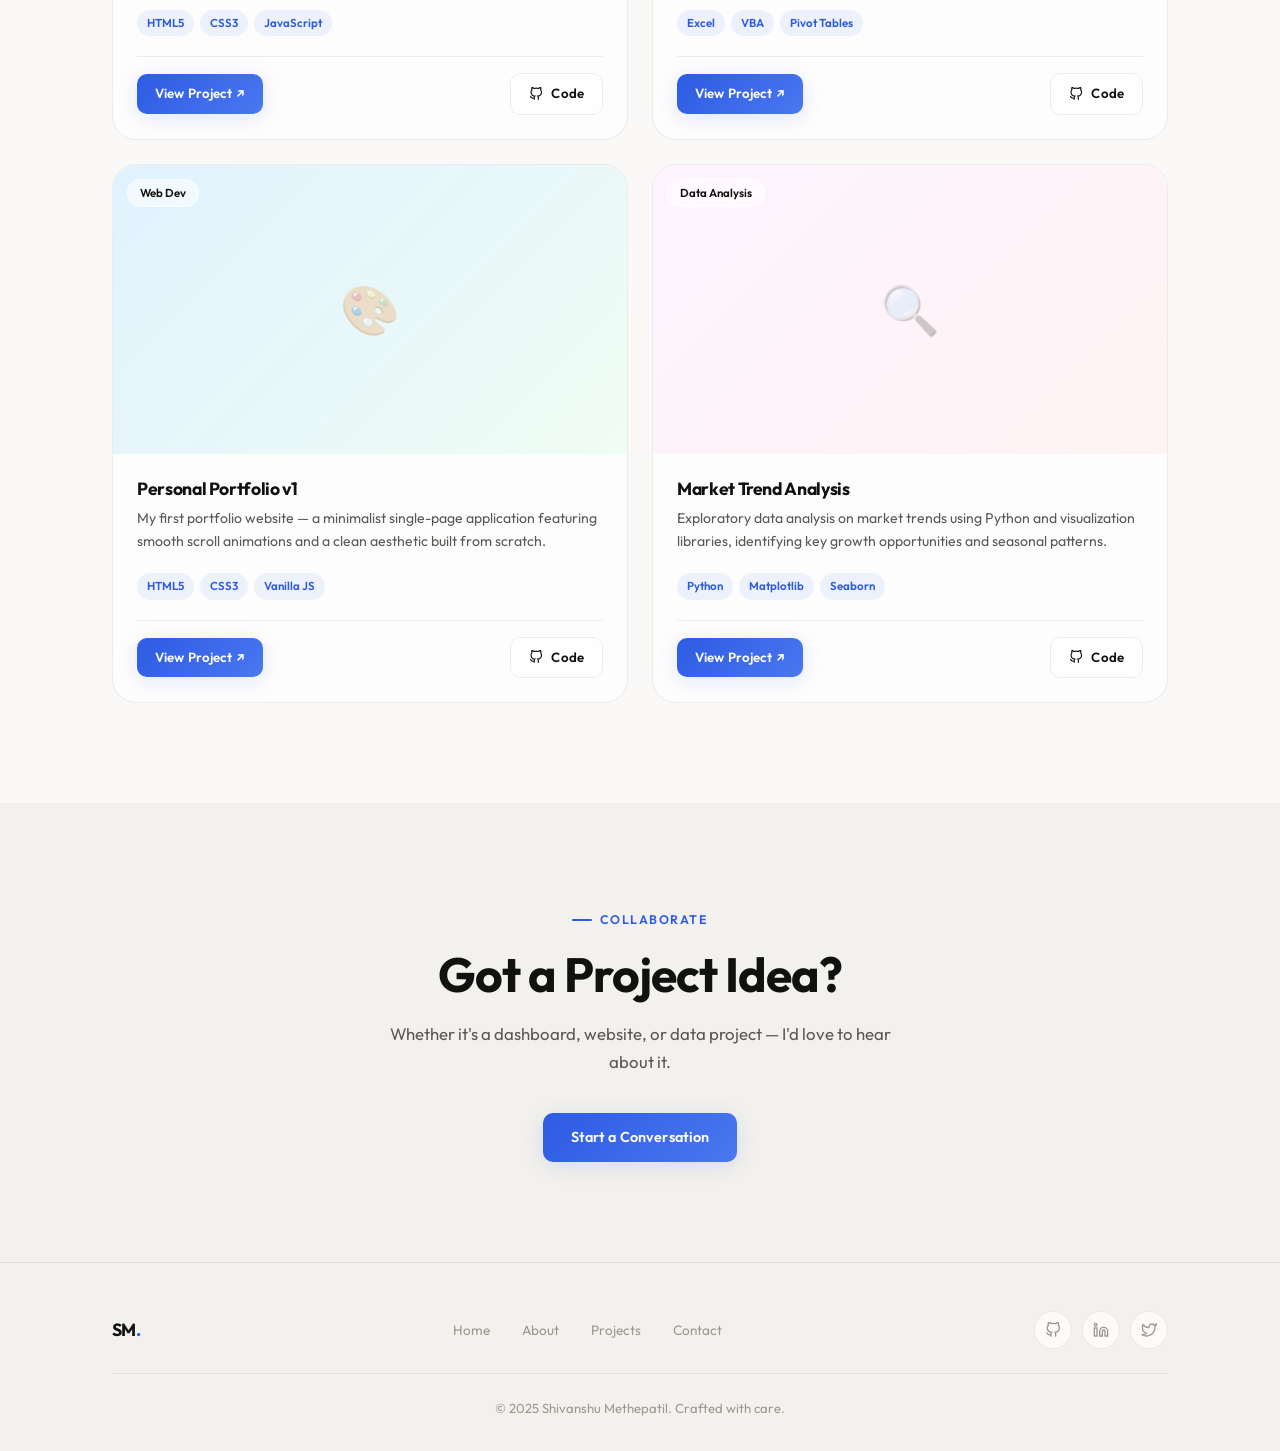
<file: projects.html>
<!DOCTYPE html>
<html lang="en" data-theme="light">
<head>
  <meta charset="UTF-8" />
  <meta name="viewport" content="width=device-width, initial-scale=1.0" />
  <meta name="description" content="Projects by Shivanshu Methepatil — Data Analysis & Web Development work." />
  <title>Projects — Shivanshu Methepatil</title>
  <link rel="stylesheet" href="style.css" />
  <link rel="preconnect" href="https://fonts.googleapis.com" />
</head>
<body class="page-transition">

  <!-- ═══ NAVBAR ═══ -->
  <nav class="navbar">
    <div class="container nav-inner">
      <a href="index.html" class="nav-logo">SM<span>.</span></a>
      <ul class="nav-links">
        <li><a href="index.html">Home</a></li>
        <li><a href="about.html">About</a></li>
        <li><a href="projects.html">Projects</a></li>
        <li><a href="contact.html">Contact</a></li>
      </ul>
      <div class="nav-actions">
        <button class="theme-toggle" aria-label="Toggle theme">
          <svg class="icon-sun" xmlns="http://www.w3.org/2000/svg" viewBox="0 0 24 24" fill="none" stroke="currentColor" stroke-width="2" stroke-linecap="round" stroke-linejoin="round">
            <circle cx="12" cy="12" r="5"/><line x1="12" y1="1" x2="12" y2="3"/><line x1="12" y1="21" x2="12" y2="23"/><line x1="4.22" y1="4.22" x2="5.64" y2="5.64"/><line x1="18.36" y1="18.36" x2="19.78" y2="19.78"/><line x1="1" y1="12" x2="3" y2="12"/><line x1="21" y1="12" x2="23" y2="12"/><line x1="4.22" y1="19.78" x2="5.64" y2="18.36"/><line x1="18.36" y1="5.64" x2="19.78" y2="4.22"/>
          </svg>
          <svg class="icon-moon" xmlns="http://www.w3.org/2000/svg" viewBox="0 0 24 24" fill="none" stroke="currentColor" stroke-width="2" stroke-linecap="round" stroke-linejoin="round">
            <path d="M21 12.79A9 9 0 1 1 11.21 3 7 7 0 0 0 21 12.79z"/>
          </svg>
        </button>
        <div class="hamburger" role="button" aria-label="Menu">
          <span></span><span></span><span></span>
        </div>
      </div>
    </div>
  </nav>

  <div class="mobile-menu">
    <a href="index.html">Home</a>
    <a href="about.html">About</a>
    <a href="projects.html">Projects</a>
    <a href="contact.html">Contact</a>
  </div>

  <!-- ═══ PROJECTS HERO ═══ -->
  <section class="projects-hero">
    <div class="container">
      <div class="section-label">My Work</div>
      <h1 style="font-size: clamp(2.4rem, 5vw, 4rem); font-weight: 800; letter-spacing: -0.04em; margin-bottom: 16px;">Selected Projects</h1>
      <p style="font-size: 1.05rem; color: var(--text-secondary); max-width: 520px; line-height: 1.75;">A collection of work that demonstrates my passion for data, design, and building useful digital experiences.</p>
    </div>
  </section>

  <!-- ═══ PROJECTS GRID ═══ -->
  <section class="section">
    <div class="container">

      <!-- Filter pills -->
      <div style="display:flex;gap:8px;flex-wrap:wrap;margin-bottom:40px;" class="reveal">
        <button class="filter-btn active btn btn-sm btn-primary" data-filter="all">All Projects</button>
        <button class="filter-btn btn btn-sm btn-secondary" data-filter="data">Data & Analytics</button>
        <button class="filter-btn btn btn-sm btn-secondary" data-filter="web">Web Dev</button>
      </div>

      <div class="projects-grid">

        <!-- Project 1 -->
        <article class="project-card reveal reveal-delay-1" data-category="web">
          <div class="project-image">
            <div class="project-image-inner">
              <div class="project-img-placeholder">📊</div>
            </div>
            <span class="project-tag">Power BI</span>
          </div>
          <div class="project-body">
            <h3 class="project-title">Hotel Website Sample</h3>
            <p class="project-desc">An elegant luxury resort website showcasing premium villas, world-class amenities, and immersive island experiences with smooth navigation, interactive sections, and modern responsive design.......we have use HTML, CSS, and JavaScript.</p>
            <div class="project-tech">
              <span class="tech-badge">HTML</span>
              <span class="tech-badge">CSS</span>
              <span class="tech-badge">JavaScript</span>
            </div>
            <div class="project-footer">
              <a href="https://your911.github.io/hotel/" 
   class="btn btn-sm btn-primary" 
   target="_blank" 
   rel="noopener noreferrer">
   View Project ↗
</a>
              <a href="#" class="btn btn-sm btn-secondary">
                <svg width="14" height="14" viewBox="0 0 24 24" fill="none" stroke="currentColor" stroke-width="2"><path d="M9 19c-5 1.5-5-2.5-7-3m14 6v-3.87a3.37 3.37 0 0 0-.94-2.61c3.14-.35 6.44-1.54 6.44-7A5.44 5.44 0 0 0 20 4.77 5.07 5.07 0 0 0 19.91 1S18.73.65 16 2.48a13.38 13.38 0 0 0-7 0C6.27.65 5.09 1 5.09 1A5.07 5.07 0 0 0 5 4.77a5.44 5.44 0 0 0-1.5 3.78c0 5.42 3.3 6.61 6.44 7A3.37 3.37 0 0 0 9 18.13V22"/></svg>
                Code
              </a>
            </div>
          </div>
        </article>

        <!-- Project 2 -->
        <article class="project-card reveal reveal-delay-2" data-category="data">
          <div class="project-image">
            <div class="project-image-inner">
              <div class="project-img-placeholder">🐍</div>
            </div>
            <span class="project-tag">Python</span>
          </div>
          <div class="project-body">
            <h3 class="project-title">Customer Churn Predictor</h3>
            <p class="project-desc">A Python-based machine learning model that predicts customer churn with 87% accuracy, using exploratory data analysis and feature engineering.</p>
            <div class="project-tech">
              <span class="tech-badge">Python</span>
              <span class="tech-badge">Pandas</span>
              <span class="tech-badge">Scikit-learn</span>
            </div>
            <div class="project-footer">
              <a href="#" class="btn btn-sm btn-primary">View Project ↗</a>
              <a href="#" class="btn btn-sm btn-secondary">
                <svg width="14" height="14" viewBox="0 0 24 24" fill="none" stroke="currentColor" stroke-width="2"><path d="M9 19c-5 1.5-5-2.5-7-3m14 6v-3.87a3.37 3.37 0 0 0-.94-2.61c3.14-.35 6.44-1.54 6.44-7A5.44 5.44 0 0 0 20 4.77 5.07 5.07 0 0 0 19.91 1S18.73.65 16 2.48a13.38 13.38 0 0 0-7 0C6.27.65 5.09 1 5.09 1A5.07 5.07 0 0 0 5 4.77a5.44 5.44 0 0 0-1.5 3.78c0 5.42 3.3 6.61 6.44 7A3.37 3.37 0 0 0 9 18.13V22"/></svg>
                Code
              </a>
            </div>
          </div>
        </article>

        <!-- Project 3 -->
        <article class="project-card reveal reveal-delay-3" data-category="web">
          <div class="project-image">
            <div class="project-image-inner">
              <div class="project-img-placeholder">🌐</div>
            </div>
            <span class="project-tag">Web Dev</span>
          </div>
          <div class="project-body">
            <h3 class="project-title">Responsive E-Commerce UI</h3>
            <p class="project-desc">A clean, fully responsive e-commerce front-end with smooth animations, cart functionality, and a polished product catalogue layout.</p>
            <div class="project-tech">
              <span class="tech-badge">HTML5</span>
              <span class="tech-badge">CSS3</span>
              <span class="tech-badge">JavaScript</span>
            </div>
            <div class="project-footer">
              <a href="#" class="btn btn-sm btn-primary">View Project ↗</a>
              <a href="#" class="btn btn-sm btn-secondary">
                <svg width="14" height="14" viewBox="0 0 24 24" fill="none" stroke="currentColor" stroke-width="2"><path d="M9 19c-5 1.5-5-2.5-7-3m14 6v-3.87a3.37 3.37 0 0 0-.94-2.61c3.14-.35 6.44-1.54 6.44-7A5.44 5.44 0 0 0 20 4.77 5.07 5.07 0 0 0 19.91 1S18.73.65 16 2.48a13.38 13.38 0 0 0-7 0C6.27.65 5.09 1 5.09 1A5.07 5.07 0 0 0 5 4.77a5.44 5.44 0 0 0-1.5 3.78c0 5.42 3.3 6.61 6.44 7A3.37 3.37 0 0 0 9 18.13V22"/></svg>
                Code
              </a>
            </div>
          </div>
        </article>

        <!-- Project 4 -->
        <article class="project-card reveal reveal-delay-1" data-category="data">
          <div class="project-image">
            <div class="project-image-inner">
              <div class="project-img-placeholder">📈</div>
            </div>
            <span class="project-tag">Excel</span>
          </div>
          <div class="project-body">
            <h3 class="project-title">Financial Analysis Report</h3>
            <p class="project-desc">Comprehensive Excel-based financial model with automated reporting, dynamic charts, and scenario analysis for budget forecasting.</p>
            <div class="project-tech">
              <span class="tech-badge">Excel</span>
              <span class="tech-badge">VBA</span>
              <span class="tech-badge">Pivot Tables</span>
            </div>
            <div class="project-footer">
              <a href="#" class="btn btn-sm btn-primary">View Project ↗</a>
              <a href="#" class="btn btn-sm btn-secondary">
                <svg width="14" height="14" viewBox="0 0 24 24" fill="none" stroke="currentColor" stroke-width="2"><path d="M9 19c-5 1.5-5-2.5-7-3m14 6v-3.87a3.37 3.37 0 0 0-.94-2.61c3.14-.35 6.44-1.54 6.44-7A5.44 5.44 0 0 0 20 4.77 5.07 5.07 0 0 0 19.91 1S18.73.65 16 2.48a13.38 13.38 0 0 0-7 0C6.27.65 5.09 1 5.09 1A5.07 5.07 0 0 0 5 4.77a5.44 5.44 0 0 0-1.5 3.78c0 5.42 3.3 6.61 6.44 7A3.37 3.37 0 0 0 9 18.13V22"/></svg>
                Code
              </a>
            </div>
          </div>
        </article>

        <!-- Project 5 -->
        <article class="project-card reveal reveal-delay-2" data-category="web">
          <div class="project-image">
            <div class="project-image-inner">
              <div class="project-img-placeholder">🎨</div>
            </div>
            <span class="project-tag">Web Dev</span>
          </div>
          <div class="project-body">
            <h3 class="project-title">Personal Portfolio v1</h3>
            <p class="project-desc">My first portfolio website — a minimalist single-page application featuring smooth scroll animations and a clean aesthetic built from scratch.</p>
            <div class="project-tech">
              <span class="tech-badge">HTML5</span>
              <span class="tech-badge">CSS3</span>
              <span class="tech-badge">Vanilla JS</span>
            </div>
            <div class="project-footer">
              <a href="#" class="btn btn-sm btn-primary">View Project ↗</a>
              <a href="#" class="btn btn-sm btn-secondary">
                <svg width="14" height="14" viewBox="0 0 24 24" fill="none" stroke="currentColor" stroke-width="2"><path d="M9 19c-5 1.5-5-2.5-7-3m14 6v-3.87a3.37 3.37 0 0 0-.94-2.61c3.14-.35 6.44-1.54 6.44-7A5.44 5.44 0 0 0 20 4.77 5.07 5.07 0 0 0 19.91 1S18.73.65 16 2.48a13.38 13.38 0 0 0-7 0C6.27.65 5.09 1 5.09 1A5.07 5.07 0 0 0 5 4.77a5.44 5.44 0 0 0-1.5 3.78c0 5.42 3.3 6.61 6.44 7A3.37 3.37 0 0 0 9 18.13V22"/></svg>
                Code
              </a>
            </div>
          </div>
        </article>

        <!-- Project 6 -->
        <article class="project-card reveal reveal-delay-3" data-category="data">
          <div class="project-image">
            <div class="project-image-inner">
              <div class="project-img-placeholder">🔍</div>
            </div>
            <span class="project-tag">Data Analysis</span>
          </div>
          <div class="project-body">
            <h3 class="project-title">Market Trend Analysis</h3>
            <p class="project-desc">Exploratory data analysis on market trends using Python and visualization libraries, identifying key growth opportunities and seasonal patterns.</p>
            <div class="project-tech">
              <span class="tech-badge">Python</span>
              <span class="tech-badge">Matplotlib</span>
              <span class="tech-badge">Seaborn</span>
            </div>
            <div class="project-footer">
              <a href="#" class="btn btn-sm btn-primary">View Project ↗</a>
              <a href="#" class="btn btn-sm btn-secondary">
                <svg width="14" height="14" viewBox="0 0 24 24" fill="none" stroke="currentColor" stroke-width="2"><path d="M9 19c-5 1.5-5-2.5-7-3m14 6v-3.87a3.37 3.37 0 0 0-.94-2.61c3.14-.35 6.44-1.54 6.44-7A5.44 5.44 0 0 0 20 4.77 5.07 5.07 0 0 0 19.91 1S18.73.65 16 2.48a13.38 13.38 0 0 0-7 0C6.27.65 5.09 1 5.09 1A5.07 5.07 0 0 0 5 4.77a5.44 5.44 0 0 0-1.5 3.78c0 5.42 3.3 6.61 6.44 7A3.37 3.37 0 0 0 9 18.13V22"/></svg>
                Code
              </a>
            </div>
          </div>
        </article>

      </div>
    </div>
  </section>

  <!-- ═══ CTA ═══ -->
  <section class="section" style="background: var(--bg-secondary); text-align: center;">
    <div class="container reveal">
      <div class="section-label" style="justify-content:center;">Collaborate</div>
      <h2 class="section-title">Got a Project Idea?</h2>
      <p class="section-subtitle" style="margin: 0 auto 36px;">Whether it's a dashboard, website, or data project — I'd love to hear about it.</p>
      <a href="contact.html" class="btn btn-primary">Start a Conversation</a>
    </div>
  </section>

  <!-- ═══ FOOTER ═══ -->
  <footer>
    <div class="container">
      <div class="footer-inner">
        <div class="footer-logo">SM<span>.</span></div>
        <ul class="footer-links">
          <li><a href="index.html">Home</a></li>
          <li><a href="about.html">About</a></li>
          <li><a href="projects.html">Projects</a></li>
          <li><a href="contact.html">Contact</a></li>
        </ul>
        <div class="social-links">
          <a href="#" class="social-btn" aria-label="GitHub">
            <svg width="16" height="16" viewBox="0 0 24 24" fill="none" stroke="currentColor" stroke-width="2"><path d="M9 19c-5 1.5-5-2.5-7-3m14 6v-3.87a3.37 3.37 0 0 0-.94-2.61c3.14-.35 6.44-1.54 6.44-7A5.44 5.44 0 0 0 20 4.77 5.07 5.07 0 0 0 19.91 1S18.73.65 16 2.48a13.38 13.38 0 0 0-7 0C6.27.65 5.09 1 5.09 1A5.07 5.07 0 0 0 5 4.77a5.44 5.44 0 0 0-1.5 3.78c0 5.42 3.3 6.61 6.44 7A3.37 3.37 0 0 0 9 18.13V22"/></svg>
          </a>
          <a href="#" class="social-btn" aria-label="LinkedIn">
            <svg width="16" height="16" viewBox="0 0 24 24" fill="none" stroke="currentColor" stroke-width="2"><path d="M16 8a6 6 0 0 1 6 6v7h-4v-7a2 2 0 0 0-2-2 2 2 0 0 0-2 2v7h-4v-7a6 6 0 0 1 6-6z"/><rect x="2" y="9" width="4" height="12"/><circle cx="4" cy="4" r="2"/></svg>
          </a>
          <a href="#" class="social-btn" aria-label="Twitter">
            <svg width="16" height="16" viewBox="0 0 24 24" fill="none" stroke="currentColor" stroke-width="2"><path d="M23 3a10.9 10.9 0 0 1-3.14 1.53 4.48 4.48 0 0 0-7.86 3v1A10.66 10.66 0 0 1 3 4s-4 9 5 13a11.64 11.64 0 0 1-7 2c9 5 20 0 20-11.5a4.5 4.5 0 0 0-.08-.83A7.72 7.72 0 0 0 23 3z"/></svg>
          </a>
        </div>
      </div>
      <p class="footer-copy">© 2025 Shivanshu Methepatil. Crafted with care.</p>
    </div>
  </footer>

  <button class="back-to-top" aria-label="Back to top">
    <svg width="18" height="18" viewBox="0 0 24 24" fill="none" stroke="currentColor" stroke-width="2.5"><path d="M18 15l-6-6-6 6"/></svg>
  </button>

  <script src="script.js"></script>
  <script>
    // Project filter logic
    const filterBtns = document.querySelectorAll('.filter-btn');
    const projectCards = document.querySelectorAll('.project-card');

    filterBtns.forEach(btn => {
      btn.addEventListener('click', () => {
        filterBtns.forEach(b => {
          b.classList.remove('active', 'btn-primary');
          b.classList.add('btn-secondary');
        });
        btn.classList.add('active', 'btn-primary');
        btn.classList.remove('btn-secondary');

        const filter = btn.getAttribute('data-filter');
        projectCards.forEach(card => {
          const match = filter === 'all' || card.getAttribute('data-category') === filter;
          card.style.opacity = match ? '1' : '0.3';
          card.style.transform = match ? 'scale(1)' : 'scale(0.97)';
          card.style.transition = 'all 0.35s';
          card.style.pointerEvents = match ? 'all' : 'none';
        });
      });
    });
  </script>
</body>
</html>
</file>
<file: style.css>
/* ============================================
   SHIVANSHU METHEPATIL — PORTFOLIO STYLESHEET
   Premium Minimal Design System
   ============================================ */

/* --- Google Fonts Import --- */
@import url('https://fonts.googleapis.com/css2?family=Outfit:wght@300;400;500;600;700;800&family=Lora:ital,wght@0,400;0,500;1,400&display=swap');

/* --- CSS Custom Properties (Design Tokens) --- */
:root {
  /* Light Mode Palette */
  --bg-primary: #faf9f7;
  --bg-secondary: #f3f1ed;
  --bg-card: rgba(255, 255, 255, 0.7);
  --bg-glass: rgba(255, 255, 255, 0.55);
  --border-color: rgba(0, 0, 0, 0.07);
  --border-glass: rgba(255, 255, 255, 0.6);

  --text-primary: #111110;
  --text-secondary: #5a5854;
  --text-muted: #9c9890;
  --text-accent: #2d5be3;

  --accent-primary: #2d5be3;
  --accent-hover: #1e45c8;
  --accent-soft: rgba(45, 91, 227, 0.08);
  --accent-glow: rgba(45, 91, 227, 0.15);

  --shadow-sm: 0 1px 3px rgba(0,0,0,0.06), 0 1px 2px rgba(0,0,0,0.04);
  --shadow-md: 0 4px 16px rgba(0,0,0,0.06), 0 2px 6px rgba(0,0,0,0.04);
  --shadow-lg: 0 12px 40px rgba(0,0,0,0.08), 0 4px 12px rgba(0,0,0,0.05);
  --shadow-card: 0 2px 20px rgba(0,0,0,0.06);

  --gradient-hero: radial-gradient(ellipse 80% 60% at 60% 20%, rgba(45,91,227,0.07) 0%, transparent 70%),
                   radial-gradient(ellipse 60% 50% at 10% 80%, rgba(180,165,145,0.1) 0%, transparent 60%);
  --gradient-cta: linear-gradient(135deg, #2d5be3 0%, #4a78f0 100%);

  /* Spacing */
  --nav-h: 72px;
  --section-pad: 100px;
  --radius-sm: 10px;
  --radius-md: 16px;
  --radius-lg: 24px;
  --radius-xl: 32px;

  /* Typography */
  --font-display: 'Outfit', sans-serif;
  --font-body: 'Outfit', sans-serif;
  --font-serif: 'Lora', serif;

  /* Transitions */
  --ease-out: cubic-bezier(0.16, 1, 0.3, 1);
  --ease-in-out: cubic-bezier(0.45, 0, 0.55, 1);
  --transition: 0.3s var(--ease-out);
}

/* --- Dark Mode --- */
[data-theme="dark"] {
  --bg-primary: #0e0e0d;
  --bg-secondary: #161614;
  --bg-card: rgba(30, 29, 27, 0.8);
  --bg-glass: rgba(22, 22, 20, 0.7);
  --border-color: rgba(255, 255, 255, 0.07);
  --border-glass: rgba(255, 255, 255, 0.1);

  --text-primary: #f0ede8;
  --text-secondary: #a8a39c;
  --text-muted: #6a6560;
  --text-accent: #6b8ef5;

  --accent-primary: #6b8ef5;
  --accent-hover: #8aa5ff;
  --accent-soft: rgba(107, 142, 245, 0.1);
  --accent-glow: rgba(107, 142, 245, 0.2);

  --shadow-sm: 0 1px 3px rgba(0,0,0,0.3);
  --shadow-md: 0 4px 16px rgba(0,0,0,0.3);
  --shadow-lg: 0 12px 40px rgba(0,0,0,0.4);
  --shadow-card: 0 2px 20px rgba(0,0,0,0.25);

  --gradient-hero: radial-gradient(ellipse 80% 60% at 60% 20%, rgba(107,142,245,0.09) 0%, transparent 70%),
                   radial-gradient(ellipse 60% 50% at 10% 80%, rgba(107,142,245,0.05) 0%, transparent 60%);
  --gradient-cta: linear-gradient(135deg, #6b8ef5 0%, #8aa5ff 100%);
}

/* --- Reset & Base --- */
*, *::before, *::after {
  margin: 0;
  padding: 0;
  box-sizing: border-box;
}

html {
  scroll-behavior: smooth;
  font-size: 16px;
  -webkit-text-size-adjust: 100%;
}

body {
  font-family: var(--font-body);
  background-color: var(--bg-primary);
  color: var(--text-primary);
  line-height: 1.6;
  transition: background-color 0.4s var(--ease-out), color 0.4s var(--ease-out);
  overflow-x: hidden;
}

/* --- Selection --- */
::selection {
  background: var(--accent-soft);
  color: var(--accent-primary);
}

/* --- Scrollbar --- */
::-webkit-scrollbar { width: 6px; }
::-webkit-scrollbar-track { background: var(--bg-secondary); }
::-webkit-scrollbar-thumb {
  background: var(--text-muted);
  border-radius: 3px;
}

/* --- Typography --- */
h1, h2, h3, h4 { font-family: var(--font-display); font-weight: 700; line-height: 1.2; letter-spacing: -0.02em; }
p { color: var(--text-secondary); }
a { text-decoration: none; color: inherit; }
img { max-width: 100%; display: block; }

/* --- Layout Utilities --- */
.container {
  max-width: 1120px;
  margin: 0 auto;
  padding: 0 32px;
}

.section {
  padding: var(--section-pad) 0;
}

.section-label {
  display: inline-flex;
  align-items: center;
  gap: 8px;
  font-size: 0.78rem;
  font-weight: 600;
  letter-spacing: 0.12em;
  text-transform: uppercase;
  color: var(--accent-primary);
  margin-bottom: 16px;
}

.section-label::before {
  content: '';
  width: 20px;
  height: 2px;
  background: var(--accent-primary);
  border-radius: 2px;
}

.section-title {
  font-size: clamp(2rem, 4vw, 3rem);
  color: var(--text-primary);
  margin-bottom: 16px;
}

.section-subtitle {
  font-size: 1.05rem;
  color: var(--text-secondary);
  max-width: 520px;
  line-height: 1.7;
}

/* ============================================
   NAVIGATION
   ============================================ */

.navbar {
  position: fixed;
  top: 0;
  left: 0;
  right: 0;
  z-index: 1000;
  height: var(--nav-h);
  display: flex;
  align-items: center;
  transition: all 0.4s var(--ease-out);
}

.navbar.scrolled {
  background: var(--bg-glass);
  backdrop-filter: blur(20px) saturate(180%);
  -webkit-backdrop-filter: blur(20px) saturate(180%);
  border-bottom: 1px solid var(--border-color);
  box-shadow: var(--shadow-sm);
}

.nav-inner {
  display: flex;
  align-items: center;
  justify-content: space-between;
  width: 100%;
}

.nav-logo {
  font-family: var(--font-display);
  font-size: 1.15rem;
  font-weight: 700;
  color: var(--text-primary);
  letter-spacing: -0.03em;
  transition: color var(--transition);
}

.nav-logo span {
  color: var(--accent-primary);
}

.nav-links {
  display: flex;
  align-items: center;
  gap: 4px;
  list-style: none;
}

.nav-links a {
  display: block;
  padding: 8px 16px;
  font-size: 0.9rem;
  font-weight: 500;
  color: var(--text-secondary);
  border-radius: var(--radius-sm);
  transition: all var(--transition);
}

.nav-links a:hover,
.nav-links a.active {
  color: var(--text-primary);
  background: var(--accent-soft);
}

.nav-actions {
  display: flex;
  align-items: center;
  gap: 12px;
}

/* Theme Toggle */
.theme-toggle {
  width: 40px;
  height: 40px;
  border-radius: 50%;
  border: 1px solid var(--border-color);
  background: var(--bg-card);
  cursor: pointer;
  display: flex;
  align-items: center;
  justify-content: center;
  transition: all var(--transition);
  backdrop-filter: blur(10px);
}

.theme-toggle:hover {
  border-color: var(--accent-primary);
  background: var(--accent-soft);
  transform: scale(1.05);
}

.theme-toggle .icon-sun,
.theme-toggle .icon-moon {
  width: 18px;
  height: 18px;
  color: var(--text-secondary);
  transition: all 0.3s;
}

[data-theme="dark"] .icon-moon { display: none; }
[data-theme="light"] .icon-sun,
:root:not([data-theme="dark"]) .icon-sun { display: none; }
[data-theme="dark"] .icon-sun { display: block; }

/* Hamburger */
.hamburger {
  display: none;
  flex-direction: column;
  gap: 5px;
  cursor: pointer;
  padding: 8px;
  border-radius: var(--radius-sm);
  transition: background var(--transition);
}

.hamburger:hover { background: var(--accent-soft); }
.hamburger span {
  display: block;
  width: 22px;
  height: 2px;
  background: var(--text-primary);
  border-radius: 2px;
  transition: all 0.3s var(--ease-out);
}

.hamburger.open span:nth-child(1) { transform: translateY(7px) rotate(45deg); }
.hamburger.open span:nth-child(2) { opacity: 0; transform: scaleX(0); }
.hamburger.open span:nth-child(3) { transform: translateY(-7px) rotate(-45deg); }

/* Mobile Menu */
.mobile-menu {
  position: fixed;
  inset: 0;
  z-index: 999;
  background: var(--bg-primary);
  display: flex;
  flex-direction: column;
  align-items: center;
  justify-content: center;
  gap: 8px;
  opacity: 0;
  pointer-events: none;
  transition: opacity 0.3s;
}

.mobile-menu.open {
  opacity: 1;
  pointer-events: all;
}

.mobile-menu a {
  font-size: 2rem;
  font-weight: 700;
  color: var(--text-primary);
  padding: 12px 32px;
  border-radius: var(--radius-md);
  transition: all var(--transition);
}

.mobile-menu a:hover {
  color: var(--accent-primary);
  background: var(--accent-soft);
}

/* ============================================
   BUTTONS
   ============================================ */

.btn {
  display: inline-flex;
  align-items: center;
  gap: 8px;
  padding: 13px 28px;
  border-radius: var(--radius-sm);
  font-family: var(--font-body);
  font-size: 0.9rem;
  font-weight: 600;
  cursor: pointer;
  border: none;
  transition: all var(--transition);
  letter-spacing: 0.01em;
  position: relative;
  overflow: hidden;
}

.btn-primary {
  background: var(--gradient-cta);
  color: #fff;
  box-shadow: 0 4px 20px var(--accent-glow);
}

.btn-primary:hover {
  transform: translateY(-2px);
  box-shadow: 0 8px 30px var(--accent-glow);
}

.btn-primary:active { transform: translateY(0); }

.btn-secondary {
  background: transparent;
  color: var(--text-primary);
  border: 1px solid var(--border-color);
  backdrop-filter: blur(10px);
}

.btn-secondary:hover {
  background: var(--accent-soft);
  border-color: var(--accent-primary);
  color: var(--accent-primary);
  transform: translateY(-2px);
}

.btn-sm {
  padding: 9px 18px;
  font-size: 0.83rem;
}

/* ============================================
   HERO SECTION
   ============================================ */

.hero {
  min-height: 100vh;
  display: flex;
  align-items: center;
  padding-top: var(--nav-h);
  position: relative;
  overflow: hidden;
}

.hero::before {
  content: '';
  position: absolute;
  inset: 0;
  background: var(--gradient-hero);
  pointer-events: none;
}

/* Ambient blobs */
.hero-blob {
  position: absolute;
  border-radius: 50%;
  filter: blur(80px);
  pointer-events: none;
  animation: blobFloat 8s ease-in-out infinite;
}

.hero-blob-1 {
  width: 500px;
  height: 500px;
  background: radial-gradient(circle, rgba(45,91,227,0.06) 0%, transparent 70%);
  top: -100px;
  right: -100px;
  animation-delay: 0s;
}

.hero-blob-2 {
  width: 400px;
  height: 400px;
  background: radial-gradient(circle, rgba(180,165,145,0.08) 0%, transparent 70%);
  bottom: -50px;
  left: -50px;
  animation-delay: -3s;
}

@keyframes blobFloat {
  0%, 100% { transform: translate(0,0) scale(1); }
  50% { transform: translate(20px, -20px) scale(1.05); }
}

.hero-content {
  display: grid;
  grid-template-columns: 1fr 1fr;
  gap: 80px;
  align-items: center;
  position: relative;
  z-index: 1;
}

.hero-badge {
  display: inline-flex;
  align-items: center;
  gap: 8px;
  padding: 6px 14px;
  background: var(--bg-card);
  border: 1px solid var(--border-color);
  border-radius: 100px;
  font-size: 0.8rem;
  font-weight: 500;
  color: var(--text-secondary);
  margin-bottom: 24px;
  backdrop-filter: blur(10px);
}

.hero-badge-dot {
  width: 7px;
  height: 7px;
  background: #4ade80;
  border-radius: 50%;
  animation: pulse 2s ease-in-out infinite;
}

@keyframes pulse {
  0%, 100% { opacity: 1; transform: scale(1); }
  50% { opacity: 0.6; transform: scale(0.85); }
}

.hero-name {
  font-size: clamp(2.8rem, 5.5vw, 4.5rem);
  font-weight: 800;
  color: var(--text-primary);
  letter-spacing: -0.04em;
  line-height: 1.1;
  margin-bottom: 16px;
}

.hero-name-accent {
  font-family: var(--font-serif);
  font-style: italic;
  font-weight: 400;
  color: var(--accent-primary);
}

.hero-tagline {
  font-size: 1.2rem;
  font-weight: 400;
  color: var(--text-secondary);
  margin-bottom: 12px;
  line-height: 1.5;
}

.hero-typed-wrapper {
  display: flex;
  align-items: center;
  gap: 8px;
  margin-bottom: 36px;
  font-size: 1rem;
  color: var(--text-muted);
}

.hero-typed {
  color: var(--accent-primary);
  font-weight: 600;
}

.cursor {
  display: inline-block;
  width: 2px;
  height: 1em;
  background: var(--accent-primary);
  border-radius: 2px;
  animation: blink 1s step-end infinite;
}

@keyframes blink {
  0%, 100% { opacity: 1; }
  50% { opacity: 0; }
}

.hero-cta {
  display: flex;
  gap: 14px;
  flex-wrap: wrap;
}

/* Hero Visual */
.hero-visual {
  display: flex;
  justify-content: center;
  align-items: center;
  position: relative;
}

.hero-avatar-wrapper {
  position: relative;
  width: 320px;
  height: 320px;
}

.hero-avatar-ring {
  position: absolute;
  inset: -16px;
  border-radius: 50%;
  background: conic-gradient(from 0deg, var(--accent-primary), transparent, var(--accent-primary));
  animation: rotate 8s linear infinite;
  opacity: 0.3;
}

@keyframes rotate {
  to { transform: rotate(360deg); }
}

.hero-avatar {
  width: 100%;
  height: 100%;
  border-radius: 50%;
  background: var(--bg-secondary);
  border: 3px solid var(--bg-primary);
  display: flex;
  align-items: center;
  justify-content: center;
  position: relative;
  overflow: hidden;
  box-shadow: var(--shadow-lg);
}

.hero-avatar-initials {
  font-family: var(--font-display);
  font-size: 5rem;
  font-weight: 800;
  color: var(--accent-primary);
  opacity: 0.25;
  letter-spacing: -0.05em;
}

/* Floating chips */
.hero-chip {
  position: absolute;
  background: var(--bg-glass);
  backdrop-filter: blur(16px);
  border: 1px solid var(--border-glass);
  border-radius: 100px;
  padding: 8px 16px;
  font-size: 0.8rem;
  font-weight: 600;
  color: var(--text-primary);
  box-shadow: var(--shadow-md);
  white-space: nowrap;
}

.hero-chip-1 { top: 20px; right: -40px; animation: chipFloat 4s ease-in-out infinite; }
.hero-chip-2 { bottom: 60px; left: -50px; animation: chipFloat 4s ease-in-out infinite 1.3s; }
.hero-chip-3 { bottom: 10px; right: 0; animation: chipFloat 4s ease-in-out infinite 2.6s; }

@keyframes chipFloat {
  0%, 100% { transform: translateY(0); }
  50% { transform: translateY(-8px); }
}

/* Scroll indicator */
.scroll-indicator {
  position: absolute;
  bottom: 40px;
  left: 50%;
  transform: translateX(-50%);
  display: flex;
  flex-direction: column;
  align-items: center;
  gap: 8px;
  color: var(--text-muted);
  font-size: 0.75rem;
  letter-spacing: 0.1em;
  text-transform: uppercase;
}

.scroll-line {
  width: 1px;
  height: 40px;
  background: linear-gradient(to bottom, var(--text-muted), transparent);
  animation: scrollPulse 2s ease-in-out infinite;
}

@keyframes scrollPulse {
  0%, 100% { opacity: 0.4; transform: scaleY(1); }
  50% { opacity: 1; transform: scaleY(1.1); }
}

/* ============================================
   ABOUT PAGE
   ============================================ */

.about-hero {
  padding: calc(var(--nav-h) + 60px) 0 80px;
  background: var(--bg-secondary);
}

.about-intro {
  display: grid;
  grid-template-columns: 1fr 1.4fr;
  gap: 80px;
  align-items: start;
}

.about-avatar {
  width: 100%;
  aspect-ratio: 3/4;
  border-radius: var(--radius-xl);
  background: var(--bg-card);
  border: 1px solid var(--border-color);
  display: flex;
  align-items: center;
  justify-content: center;
  position: relative;
  overflow: hidden;
}

.about-avatar-inner {
  font-family: var(--font-display);
  font-size: 8rem;
  font-weight: 800;
  color: var(--accent-primary);
  opacity: 0.12;
  letter-spacing: -0.05em;
}

.about-avatar-tag {
  position: absolute;
  bottom: 20px;
  left: 20px;
  right: 20px;
  background: var(--bg-glass);
  backdrop-filter: blur(20px);
  border: 1px solid var(--border-glass);
  border-radius: var(--radius-md);
  padding: 16px 20px;
}

.about-avatar-tag h4 {
  font-size: 1rem;
  font-weight: 700;
  margin-bottom: 4px;
}

.about-avatar-tag p {
  font-size: 0.82rem;
  color: var(--text-muted);
}

.about-bio h1 {
  font-size: clamp(2rem, 4vw, 3rem);
  margin-bottom: 20px;
}

.about-bio p {
  font-size: 1.05rem;
  line-height: 1.8;
  margin-bottom: 16px;
}

.about-stats {
  display: grid;
  grid-template-columns: repeat(3, 1fr);
  gap: 16px;
  margin: 36px 0;
}

.stat-card {
  background: var(--bg-card);
  border: 1px solid var(--border-color);
  border-radius: var(--radius-md);
  padding: 20px;
  text-align: center;
  transition: all var(--transition);
  backdrop-filter: blur(10px);
}

.stat-card:hover {
  border-color: var(--accent-primary);
  box-shadow: var(--shadow-card);
  transform: translateY(-3px);
}

.stat-number {
  font-size: 2rem;
  font-weight: 800;
  color: var(--accent-primary);
  letter-spacing: -0.04em;
  display: block;
}

.stat-label {
  font-size: 0.78rem;
  color: var(--text-muted);
  font-weight: 500;
  margin-top: 4px;
}

/* ============================================
   SKILLS SECTION
   ============================================ */

.skills-section {
  background: var(--bg-primary);
}

.skills-grid {
  display: grid;
  grid-template-columns: repeat(auto-fill, minmax(160px, 1fr));
  gap: 16px;
  margin-top: 48px;
}

.skill-card {
  background: var(--bg-card);
  border: 1px solid var(--border-color);
  border-radius: var(--radius-md);
  padding: 28px 20px;
  text-align: center;
  transition: all 0.35s var(--ease-out);
  cursor: default;
  backdrop-filter: blur(10px);
}

.skill-card:hover {
  transform: translateY(-6px);
  border-color: var(--accent-primary);
  box-shadow: var(--shadow-lg), 0 0 0 1px var(--accent-glow);
  background: var(--bg-primary);
}

.skill-icon {
  width: 48px;
  height: 48px;
  border-radius: var(--radius-sm);
  background: var(--accent-soft);
  display: flex;
  align-items: center;
  justify-content: center;
  margin: 0 auto 14px;
  font-size: 1.5rem;
  transition: transform 0.3s;
}

.skill-card:hover .skill-icon {
  transform: scale(1.15) rotate(-5deg);
}

.skill-name {
  font-size: 0.9rem;
  font-weight: 600;
  color: var(--text-primary);
  margin-bottom: 6px;
}

.skill-level {
  font-size: 0.75rem;
  color: var(--text-muted);
}

/* ============================================
   PROJECTS PAGE
   ============================================ */

.projects-hero {
  padding: calc(var(--nav-h) + 60px) 0 80px;
  background: var(--bg-secondary);
}

.projects-grid {
  display: grid;
  grid-template-columns: repeat(auto-fill, minmax(340px, 1fr));
  gap: 24px;
  margin-top: 48px;
}

.project-card {
  background: var(--bg-card);
  border: 1px solid var(--border-color);
  border-radius: var(--radius-lg);
  overflow: hidden;
  transition: all 0.4s var(--ease-out);
  backdrop-filter: blur(10px);
}

.project-card:hover {
  transform: translateY(-8px);
  box-shadow: var(--shadow-lg);
  border-color: transparent;
}

.project-image {
  width: 100%;
  aspect-ratio: 16/9;
  overflow: hidden;
  position: relative;
}

.project-image-inner {
  width: 100%;
  height: 100%;
  background: var(--bg-secondary);
  display: flex;
  align-items: center;
  justify-content: center;
  transition: transform 0.5s var(--ease-out);
}

.project-card:hover .project-image-inner {
  transform: scale(1.04);
}

.project-img-placeholder {
  font-size: 3rem;
  opacity: 0.3;
}

/* Unique colors per card */
.project-card:nth-child(1) .project-image-inner { background: linear-gradient(135deg, #dbeafe, #ede9fe); }
.project-card:nth-child(2) .project-image-inner { background: linear-gradient(135deg, #d1fae5, #cffafe); }
.project-card:nth-child(3) .project-image-inner { background: linear-gradient(135deg, #fef3c7, #fee2e2); }
.project-card:nth-child(4) .project-image-inner { background: linear-gradient(135deg, #fce7f3, #ede9fe); }
.project-card:nth-child(5) .project-image-inner { background: linear-gradient(135deg, #e0f2fe, #f0fdf4); }
.project-card:nth-child(6) .project-image-inner { background: linear-gradient(135deg, #fdf4ff, #fef2f2); }

[data-theme="dark"] .project-card:nth-child(1) .project-image-inner { background: linear-gradient(135deg, #1e3a5f, #2d1b4e); }
[data-theme="dark"] .project-card:nth-child(2) .project-image-inner { background: linear-gradient(135deg, #064e3b, #134e4a); }
[data-theme="dark"] .project-card:nth-child(3) .project-image-inner { background: linear-gradient(135deg, #451a03, #4c0519); }
[data-theme="dark"] .project-card:nth-child(4) .project-image-inner { background: linear-gradient(135deg, #4a044e, #2d1b4e); }
[data-theme="dark"] .project-card:nth-child(5) .project-image-inner { background: linear-gradient(135deg, #075985, #052e16); }
[data-theme="dark"] .project-card:nth-child(6) .project-image-inner { background: linear-gradient(135deg, #581c87, #450a0a); }

.project-tag {
  position: absolute;
  top: 14px;
  left: 14px;
  padding: 4px 12px;
  background: var(--bg-glass);
  backdrop-filter: blur(12px);
  border: 1px solid var(--border-glass);
  border-radius: 100px;
  font-size: 0.72rem;
  font-weight: 600;
  color: var(--text-primary);
}

.project-body {
  padding: 24px;
}

.project-title {
  font-size: 1.1rem;
  font-weight: 700;
  color: var(--text-primary);
  margin-bottom: 8px;
}

.project-desc {
  font-size: 0.88rem;
  color: var(--text-secondary);
  line-height: 1.65;
  margin-bottom: 20px;
}

.project-tech {
  display: flex;
  flex-wrap: wrap;
  gap: 6px;
  margin-bottom: 20px;
}

.tech-badge {
  padding: 4px 10px;
  background: var(--accent-soft);
  color: var(--accent-primary);
  border-radius: 100px;
  font-size: 0.72rem;
  font-weight: 600;
}

.project-footer {
  display: flex;
  align-items: center;
  justify-content: space-between;
  padding-top: 16px;
  border-top: 1px solid var(--border-color);
}

/* ============================================
   CONTACT PAGE
   ============================================ */

.contact-hero {
  padding: calc(var(--nav-h) + 60px) 0 80px;
  background: var(--bg-secondary);
}

.contact-layout {
  display: grid;
  grid-template-columns: 1fr 1.4fr;
  gap: 80px;
  margin-top: 48px;
  align-items: start;
}

.contact-info h3 {
  font-size: 1.4rem;
  margin-bottom: 12px;
}

.contact-info p {
  font-size: 0.95rem;
  line-height: 1.75;
  margin-bottom: 36px;
}

.contact-items {
  display: flex;
  flex-direction: column;
  gap: 16px;
}

.contact-item {
  display: flex;
  align-items: center;
  gap: 14px;
  padding: 16px 18px;
  background: var(--bg-card);
  border: 1px solid var(--border-color);
  border-radius: var(--radius-md);
  transition: all var(--transition);
  backdrop-filter: blur(10px);
}

.contact-item:hover {
  border-color: var(--accent-primary);
  transform: translateX(6px);
  box-shadow: var(--shadow-md);
}

.contact-item-icon {
  width: 40px;
  height: 40px;
  border-radius: var(--radius-sm);
  background: var(--accent-soft);
  display: flex;
  align-items: center;
  justify-content: center;
  font-size: 1.1rem;
  flex-shrink: 0;
}

.contact-item-text small {
  display: block;
  font-size: 0.72rem;
  color: var(--text-muted);
  font-weight: 500;
  text-transform: uppercase;
  letter-spacing: 0.08em;
  margin-bottom: 2px;
}

.contact-item-text span {
  font-size: 0.9rem;
  font-weight: 600;
  color: var(--text-primary);
}

/* Contact Form */
.contact-form-wrap {
  background: var(--bg-card);
  border: 1px solid var(--border-color);
  border-radius: var(--radius-xl);
  padding: 40px;
  backdrop-filter: blur(20px);
}

.form-row {
  display: grid;
  grid-template-columns: 1fr 1fr;
  gap: 16px;
}

.form-group {
  margin-bottom: 20px;
}

.form-label {
  display: block;
  font-size: 0.82rem;
  font-weight: 600;
  color: var(--text-secondary);
  margin-bottom: 8px;
  letter-spacing: 0.02em;
}

.form-input,
.form-textarea {
  width: 100%;
  padding: 13px 16px;
  background: var(--bg-secondary);
  border: 1px solid var(--border-color);
  border-radius: var(--radius-sm);
  font-family: var(--font-body);
  font-size: 0.9rem;
  color: var(--text-primary);
  transition: all var(--transition);
  outline: none;
  resize: none;
}

.form-input::placeholder,
.form-textarea::placeholder {
  color: var(--text-muted);
}

.form-input:focus,
.form-textarea:focus {
  border-color: var(--accent-primary);
  background: var(--bg-primary);
  box-shadow: 0 0 0 3px var(--accent-glow);
}

.form-textarea { min-height: 140px; }

.form-success {
  display: none;
  text-align: center;
  padding: 20px;
  color: #4ade80;
  font-weight: 600;
}

/* ============================================
   HOME PAGE — BRIEF SECTIONS
   ============================================ */

/* Quick about strip */
.home-about {
  background: var(--bg-secondary);
}

.home-about-grid {
  display: grid;
  grid-template-columns: 1.2fr 1fr;
  gap: 80px;
  align-items: center;
}

.home-about-text h2 {
  font-size: clamp(1.8rem, 3.5vw, 2.6rem);
  margin-bottom: 20px;
}

.home-about-text p {
  font-size: 1rem;
  line-height: 1.8;
  margin-bottom: 28px;
}

.home-about-visual {
  display: grid;
  grid-template-columns: 1fr 1fr;
  gap: 12px;
}

.about-mini-card {
  background: var(--bg-card);
  border: 1px solid var(--border-color);
  border-radius: var(--radius-md);
  padding: 20px;
  transition: all var(--transition);
  backdrop-filter: blur(10px);
}

.about-mini-card:hover {
  border-color: var(--accent-primary);
  transform: translateY(-3px);
  box-shadow: var(--shadow-card);
}

.about-mini-card .icon { font-size: 1.5rem; margin-bottom: 10px; }
.about-mini-card h4 { font-size: 0.9rem; font-weight: 700; margin-bottom: 4px; }
.about-mini-card p { font-size: 0.78rem; }

/* ============================================
   FOOTER
   ============================================ */

footer {
  background: var(--bg-secondary);
  border-top: 1px solid var(--border-color);
  padding: 48px 0 32px;
}

.footer-inner {
  display: flex;
  align-items: center;
  justify-content: space-between;
  flex-wrap: wrap;
  gap: 24px;
}

.footer-logo {
  font-family: var(--font-display);
  font-size: 1.1rem;
  font-weight: 700;
  letter-spacing: -0.03em;
}

.footer-logo span { color: var(--accent-primary); }

.footer-links {
  display: flex;
  gap: 8px;
  list-style: none;
}

.footer-links a {
  font-size: 0.85rem;
  color: var(--text-muted);
  padding: 6px 12px;
  border-radius: var(--radius-sm);
  transition: all var(--transition);
}

.footer-links a:hover {
  color: var(--text-primary);
  background: var(--accent-soft);
}

.footer-copy {
  font-size: 0.82rem;
  color: var(--text-muted);
  text-align: center;
  margin-top: 24px;
  padding-top: 24px;
  border-top: 1px solid var(--border-color);
}

/* Social links */
.social-links {
  display: flex;
  gap: 10px;
}

.social-btn {
  width: 38px;
  height: 38px;
  border-radius: 50%;
  background: var(--bg-card);
  border: 1px solid var(--border-color);
  display: flex;
  align-items: center;
  justify-content: center;
  color: var(--text-muted);
  transition: all var(--transition);
  font-size: 0.95rem;
}

.social-btn:hover {
  background: var(--accent-soft);
  border-color: var(--accent-primary);
  color: var(--accent-primary);
  transform: translateY(-3px);
}

/* ============================================
   BACK TO TOP
   ============================================ */

.back-to-top {
  position: fixed;
  bottom: 32px;
  right: 32px;
  width: 44px;
  height: 44px;
  border-radius: 50%;
  background: var(--accent-primary);
  color: #fff;
  border: none;
  cursor: pointer;
  display: flex;
  align-items: center;
  justify-content: center;
  box-shadow: var(--shadow-md);
  opacity: 0;
  transform: translateY(20px);
  transition: all 0.3s var(--ease-out);
  z-index: 900;
}

.back-to-top.visible {
  opacity: 1;
  transform: translateY(0);
}

.back-to-top:hover {
  background: var(--accent-hover);
  transform: translateY(-4px);
}

/* ============================================
   SCROLL ANIMATIONS
   ============================================ */

.reveal {
  opacity: 0;
  transform: translateY(28px);
  transition: opacity 0.6s var(--ease-out), transform 0.6s var(--ease-out);
}

.reveal.revealed {
  opacity: 1;
  transform: translateY(0);
}

.reveal-delay-1 { transition-delay: 0.1s; }
.reveal-delay-2 { transition-delay: 0.2s; }
.reveal-delay-3 { transition-delay: 0.3s; }
.reveal-delay-4 { transition-delay: 0.4s; }

/* ============================================
   PAGE TRANSITIONS
   ============================================ */

.page-transition {
  animation: fadeInUp 0.5s var(--ease-out) both;
}

@keyframes fadeInUp {
  from { opacity: 0; transform: translateY(20px); }
  to { opacity: 1; transform: translateY(0); }
}

/* ============================================
   RESPONSIVE — TABLET
   ============================================ */

@media (max-width: 900px) {
  :root { --section-pad: 72px; }

  .hero-content {
    grid-template-columns: 1fr;
    gap: 48px;
    text-align: center;
  }

  .hero-badge { margin-left: auto; margin-right: auto; }
  .hero-cta { justify-content: center; }
  .hero-typed-wrapper { justify-content: center; }
  .hero-visual { order: -1; }
  .hero-avatar-wrapper { width: 240px; height: 240px; }

  .about-intro { grid-template-columns: 1fr; gap: 40px; }
  .about-avatar { max-height: 300px; }
  .home-about-grid { grid-template-columns: 1fr; gap: 40px; }
  .contact-layout { grid-template-columns: 1fr; gap: 40px; }
  .form-row { grid-template-columns: 1fr; }

  .nav-links { display: none; }
  .hamburger { display: flex; }
}

/* ============================================
   RESPONSIVE — MOBILE
   ============================================ */

@media (max-width: 600px) {
  :root { --section-pad: 56px; }

  .container { padding: 0 20px; }

  .hero-name { font-size: 2.4rem; }
  .hero-chip { display: none; }

  .skills-grid { grid-template-columns: repeat(2, 1fr); }
  .about-stats { grid-template-columns: 1fr 1fr; }
  .projects-grid { grid-template-columns: 1fr; }

  .footer-inner { flex-direction: column; align-items: flex-start; gap: 16px; }

  .contact-form-wrap { padding: 24px; }

  .back-to-top { bottom: 20px; right: 20px; }
}
</file>
